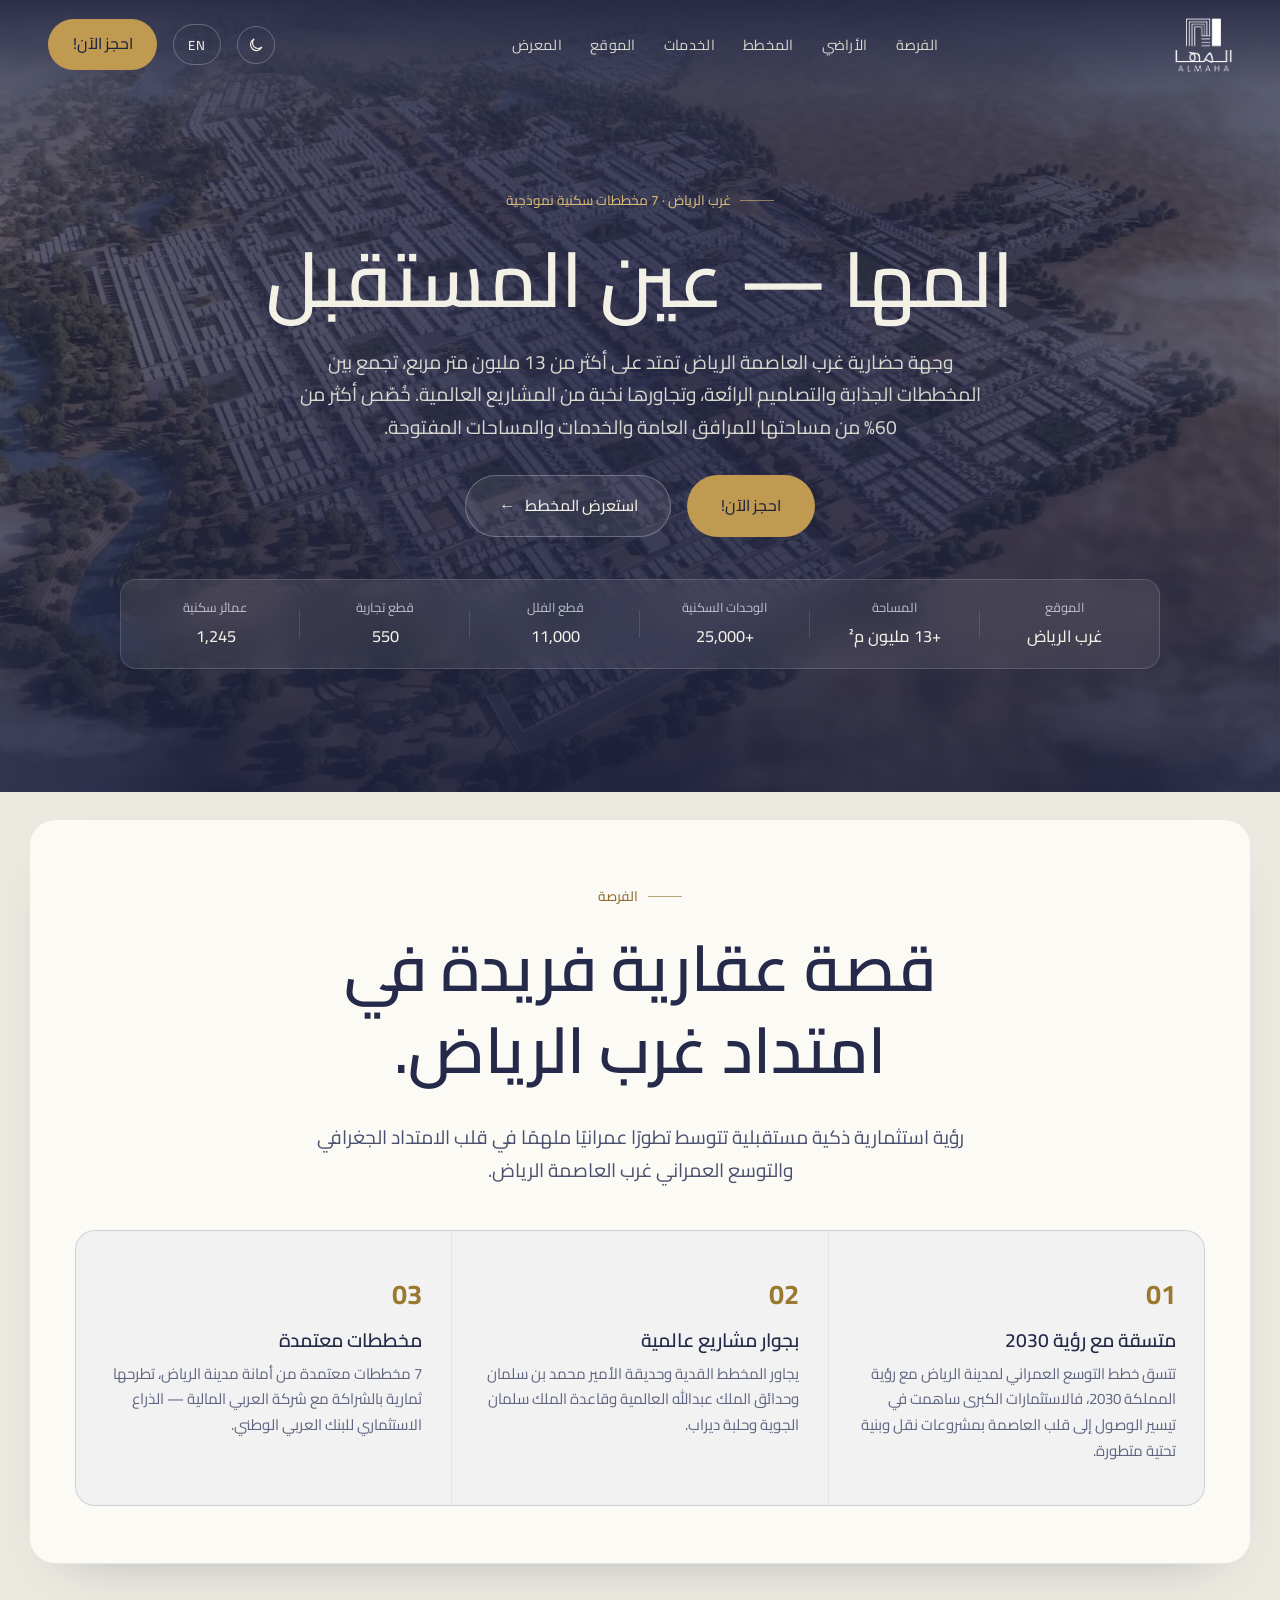
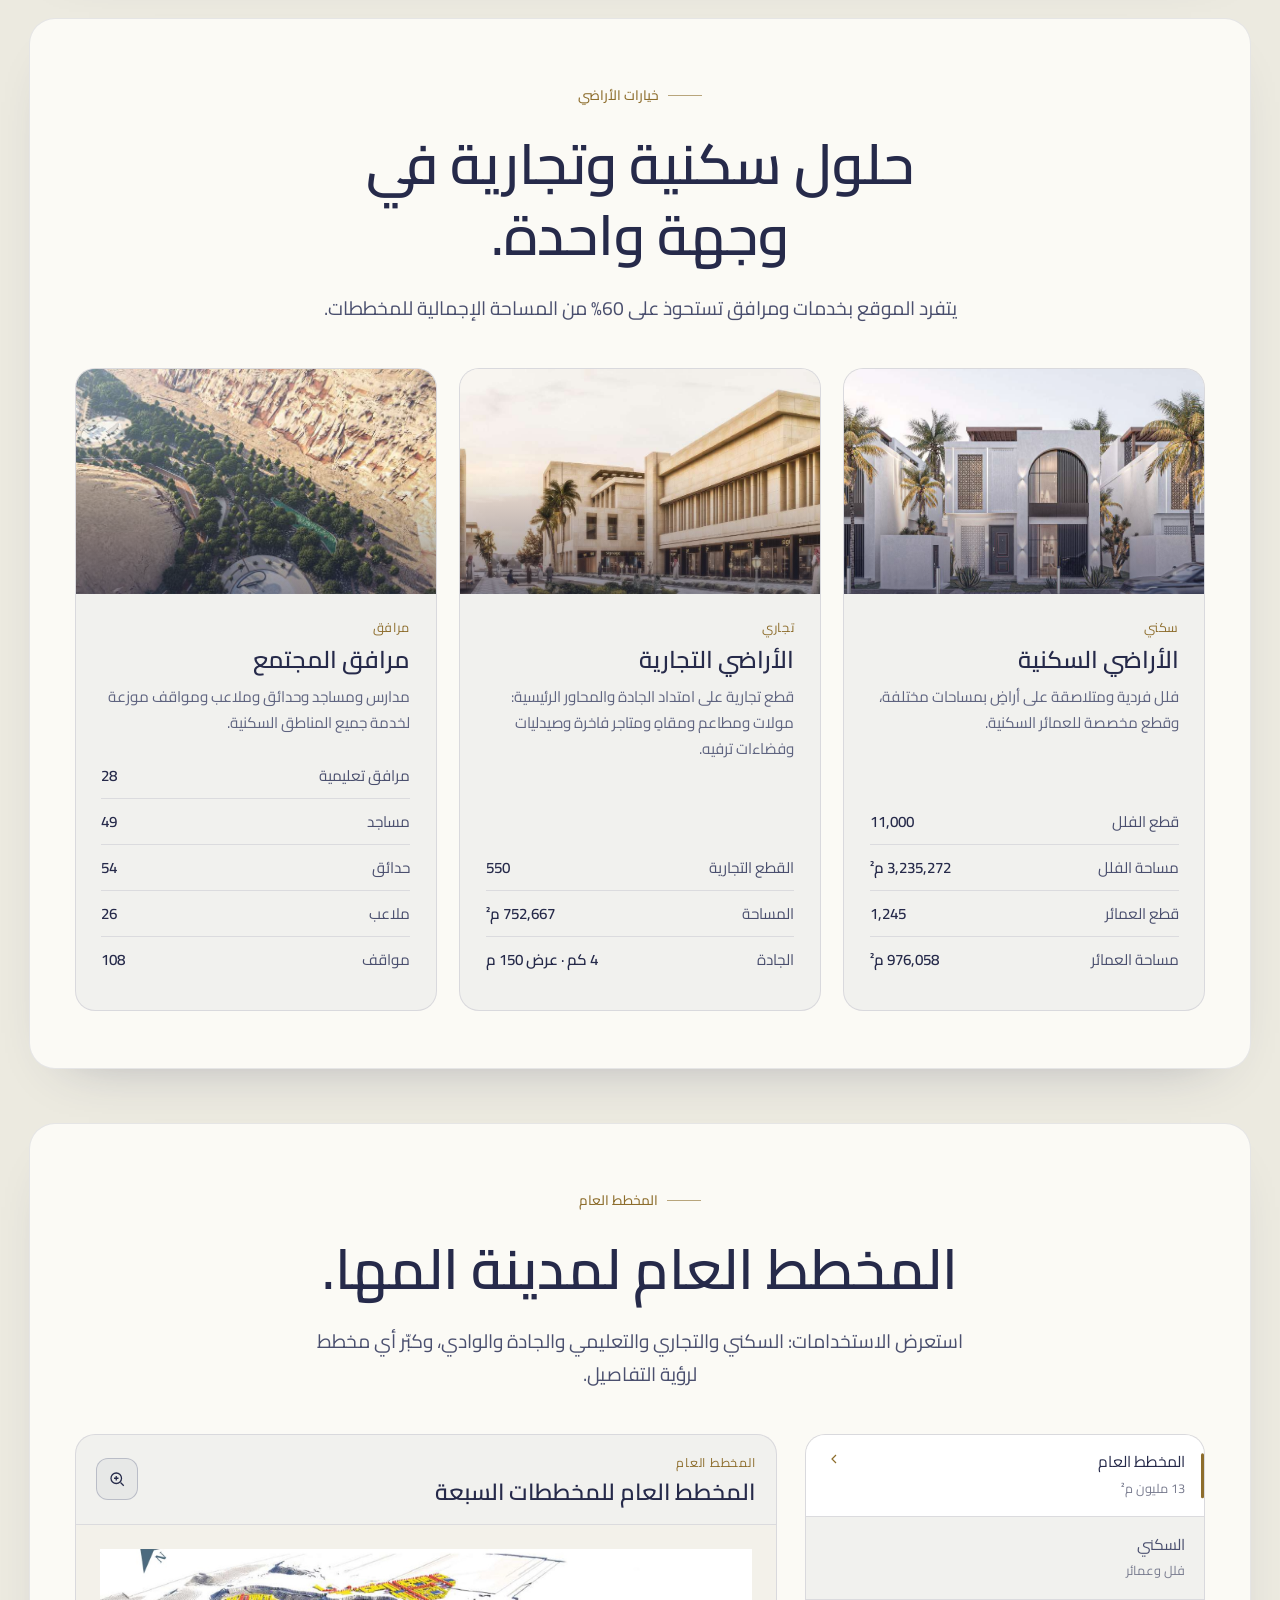
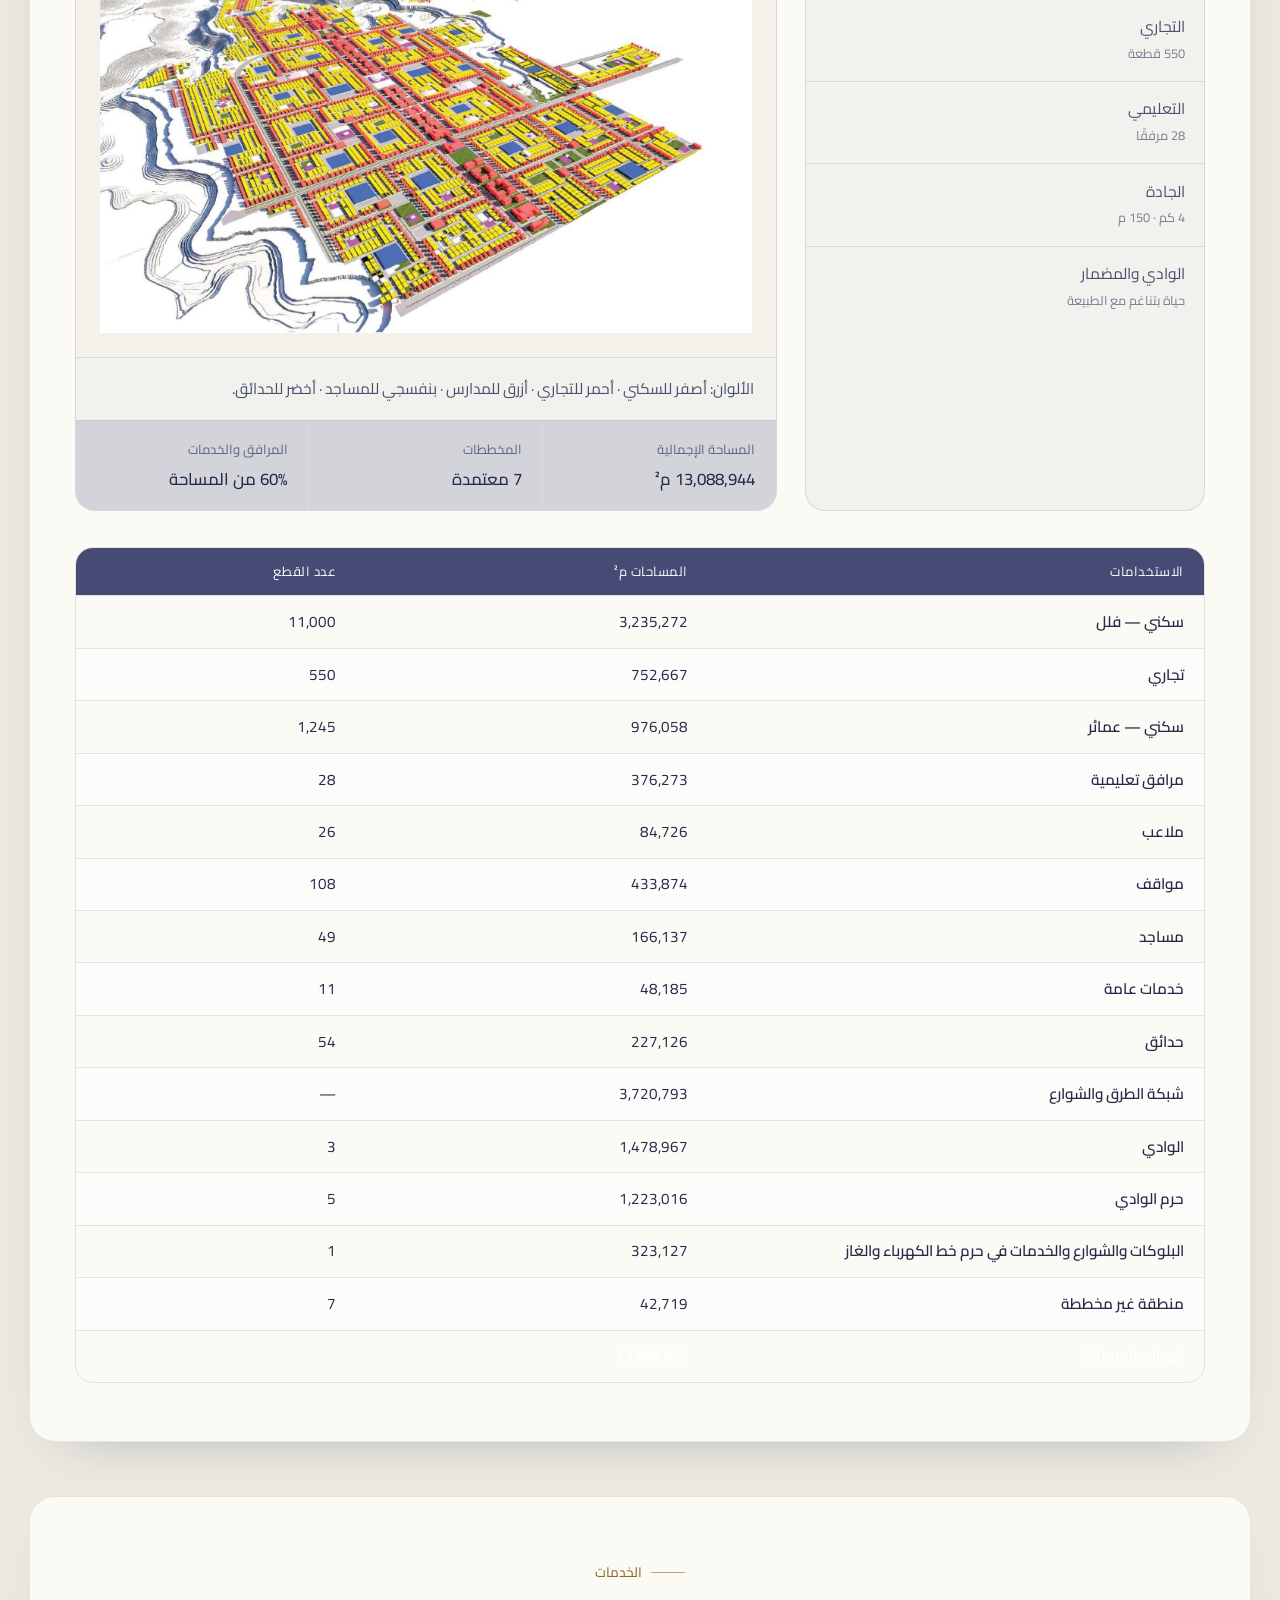
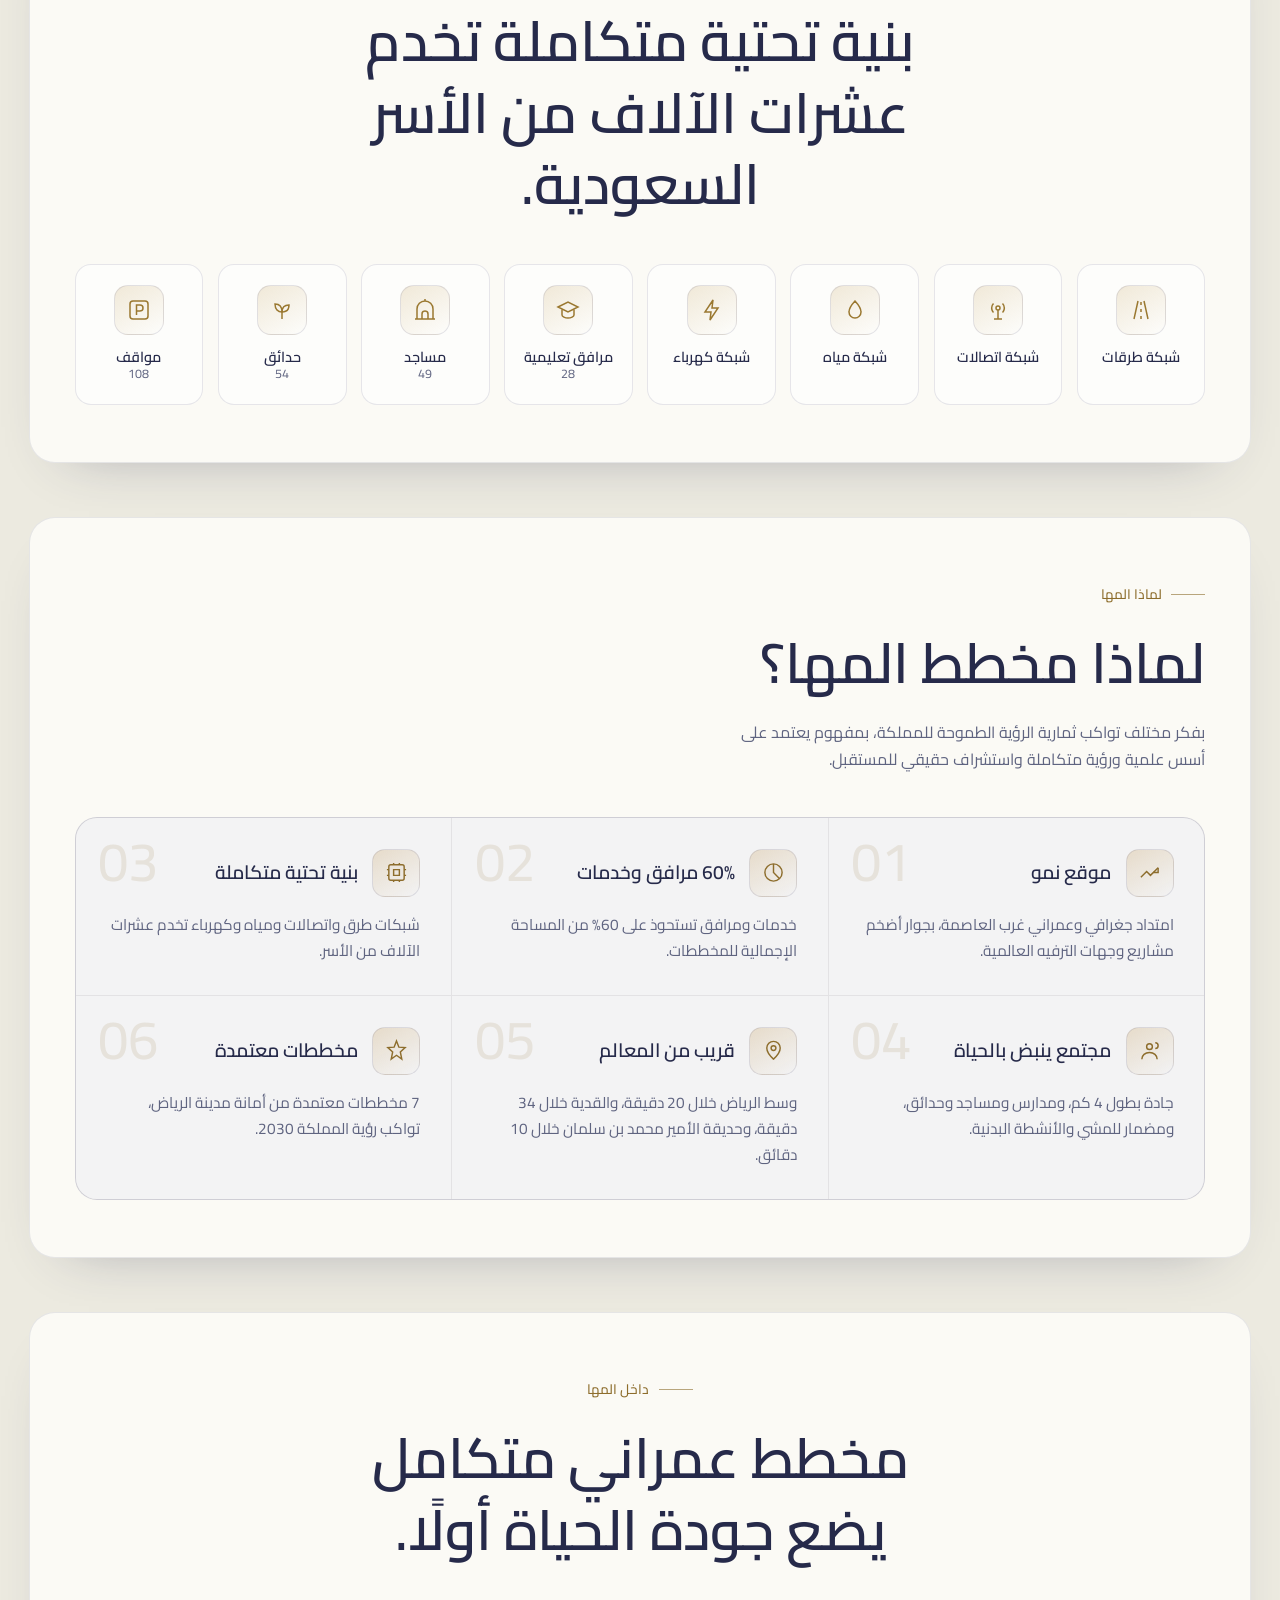
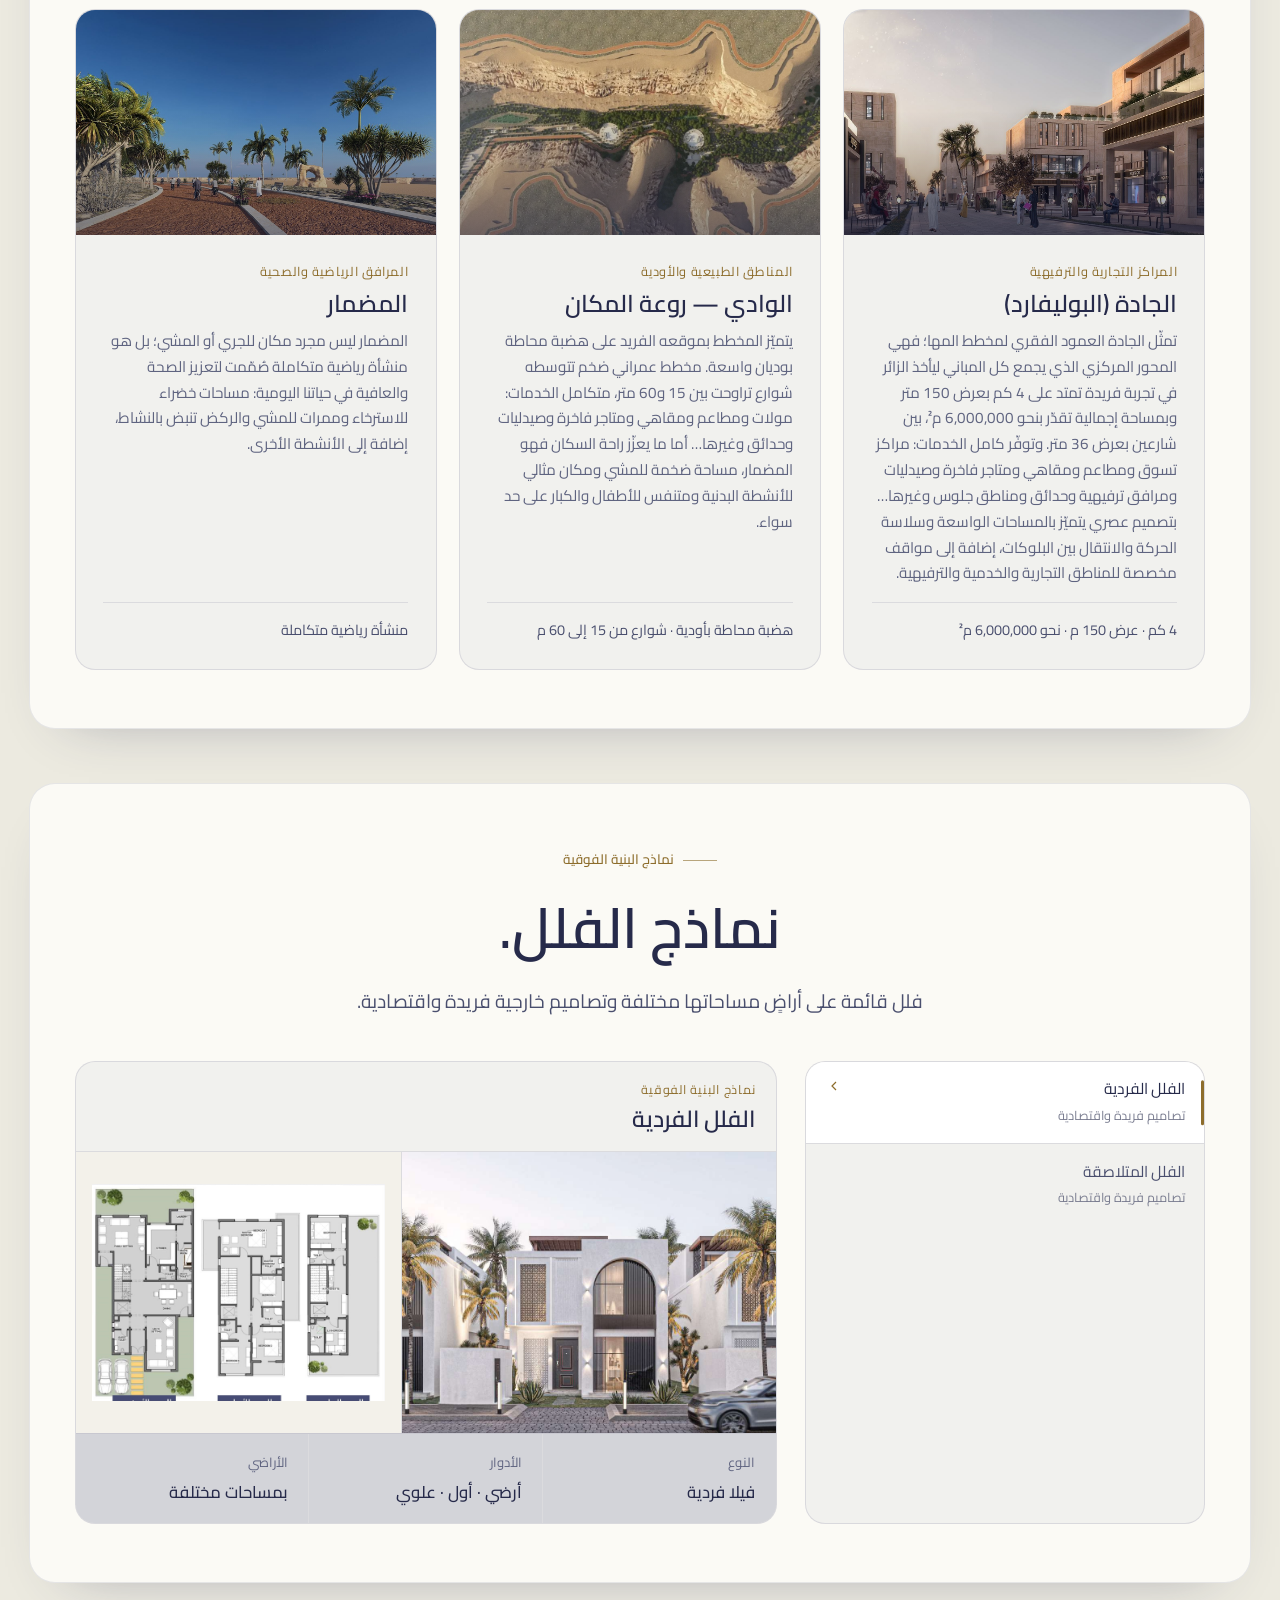
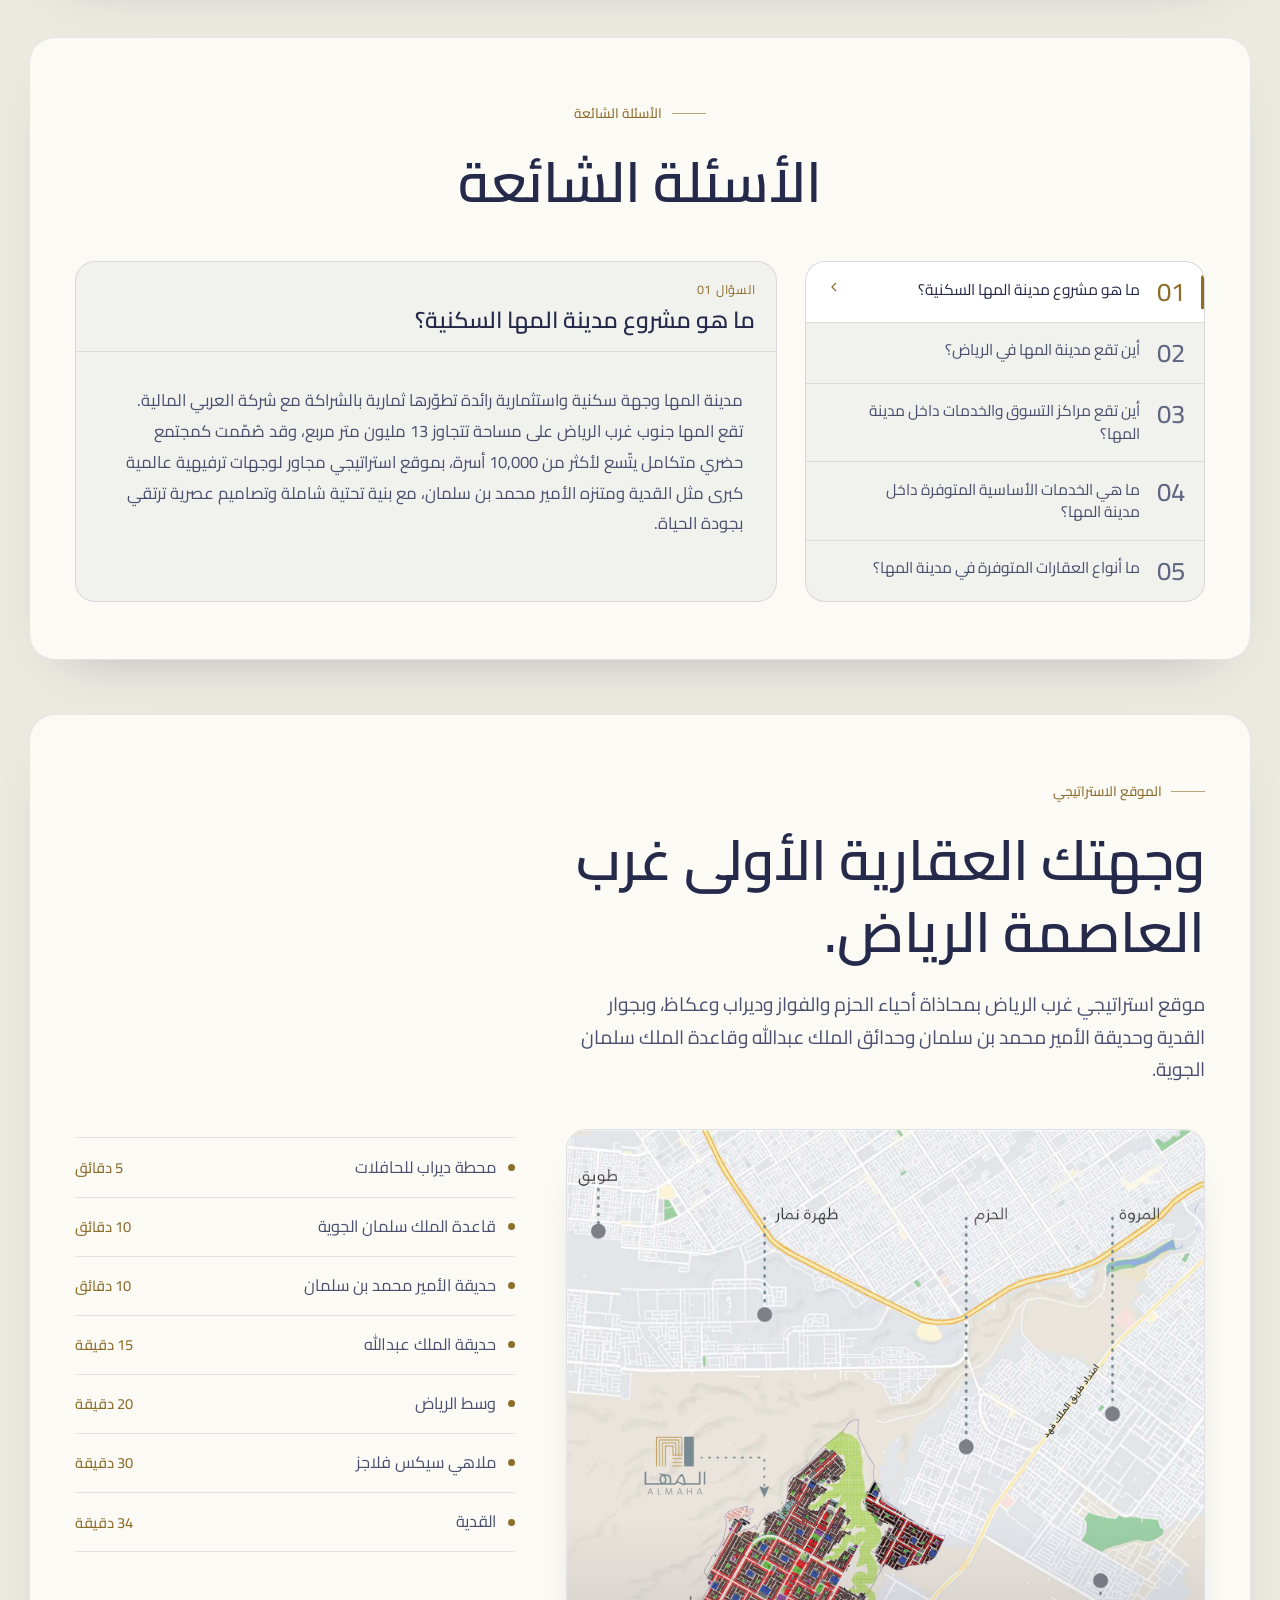
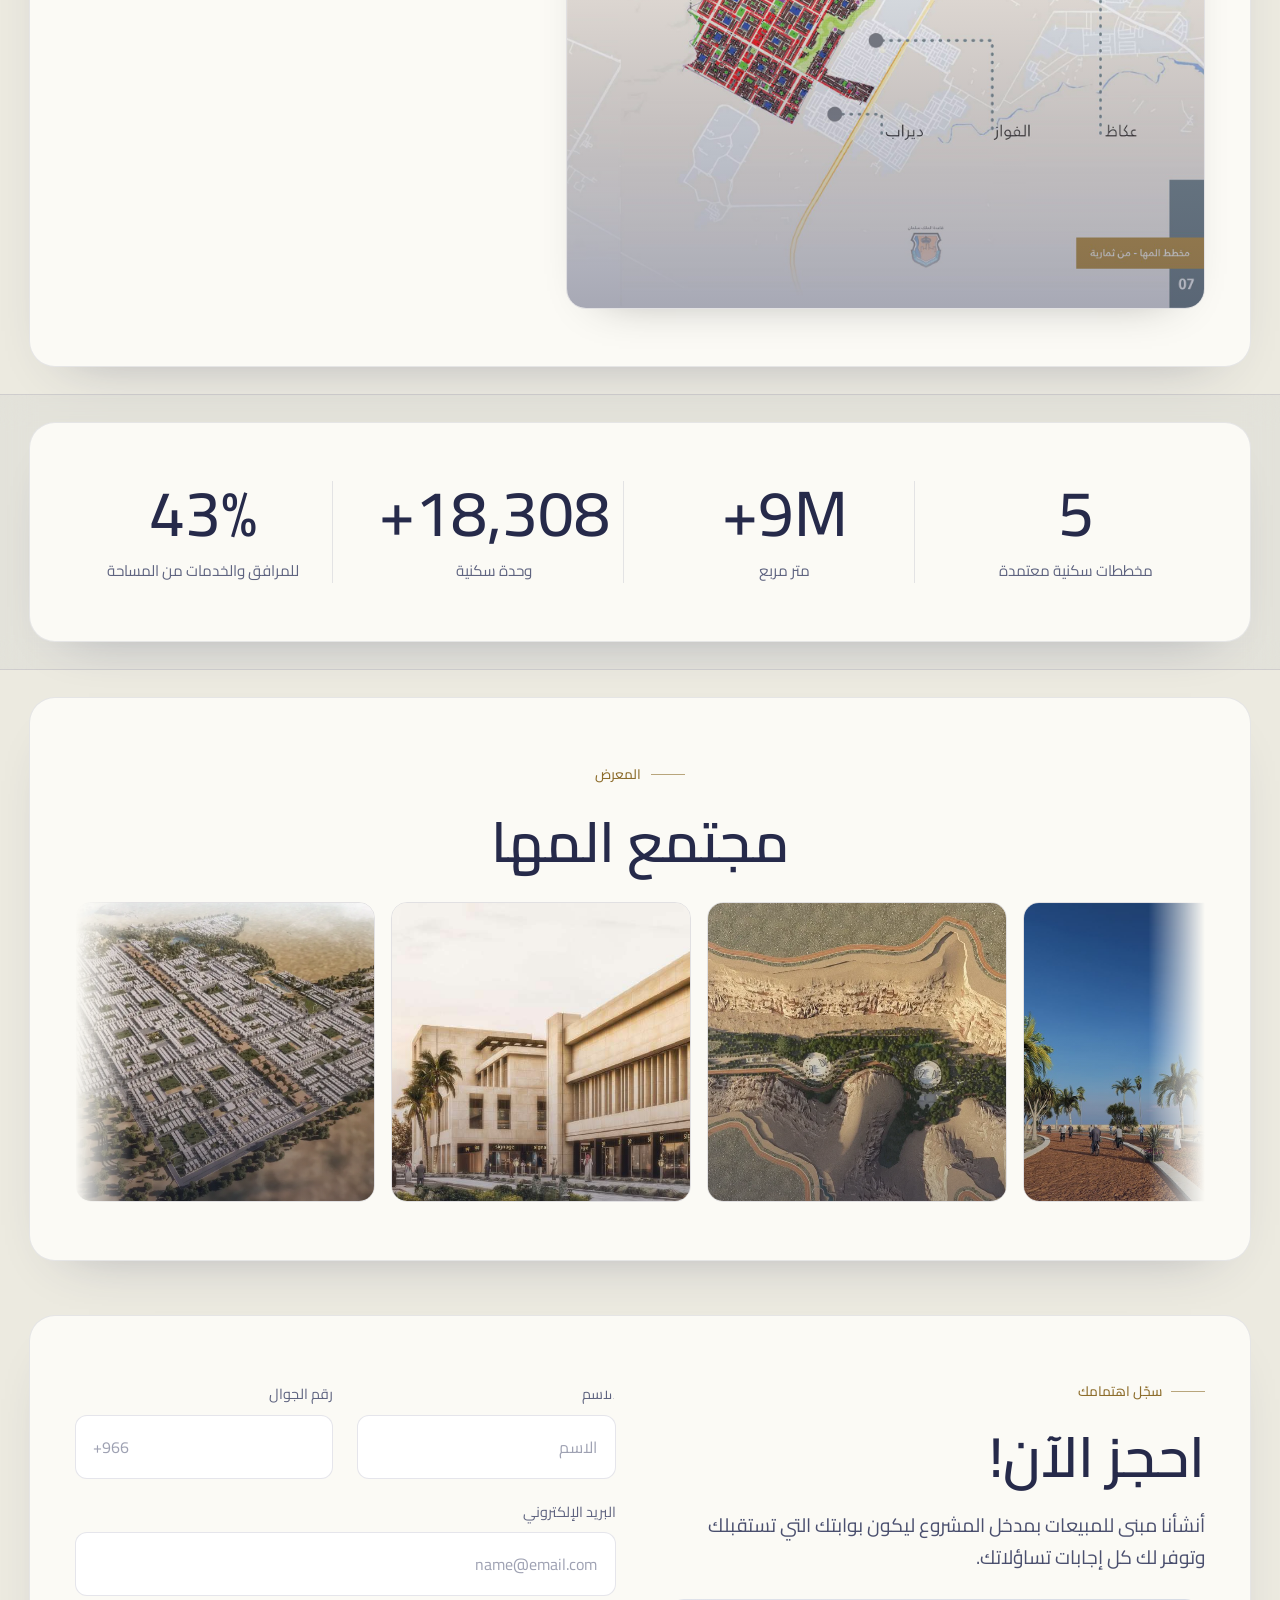
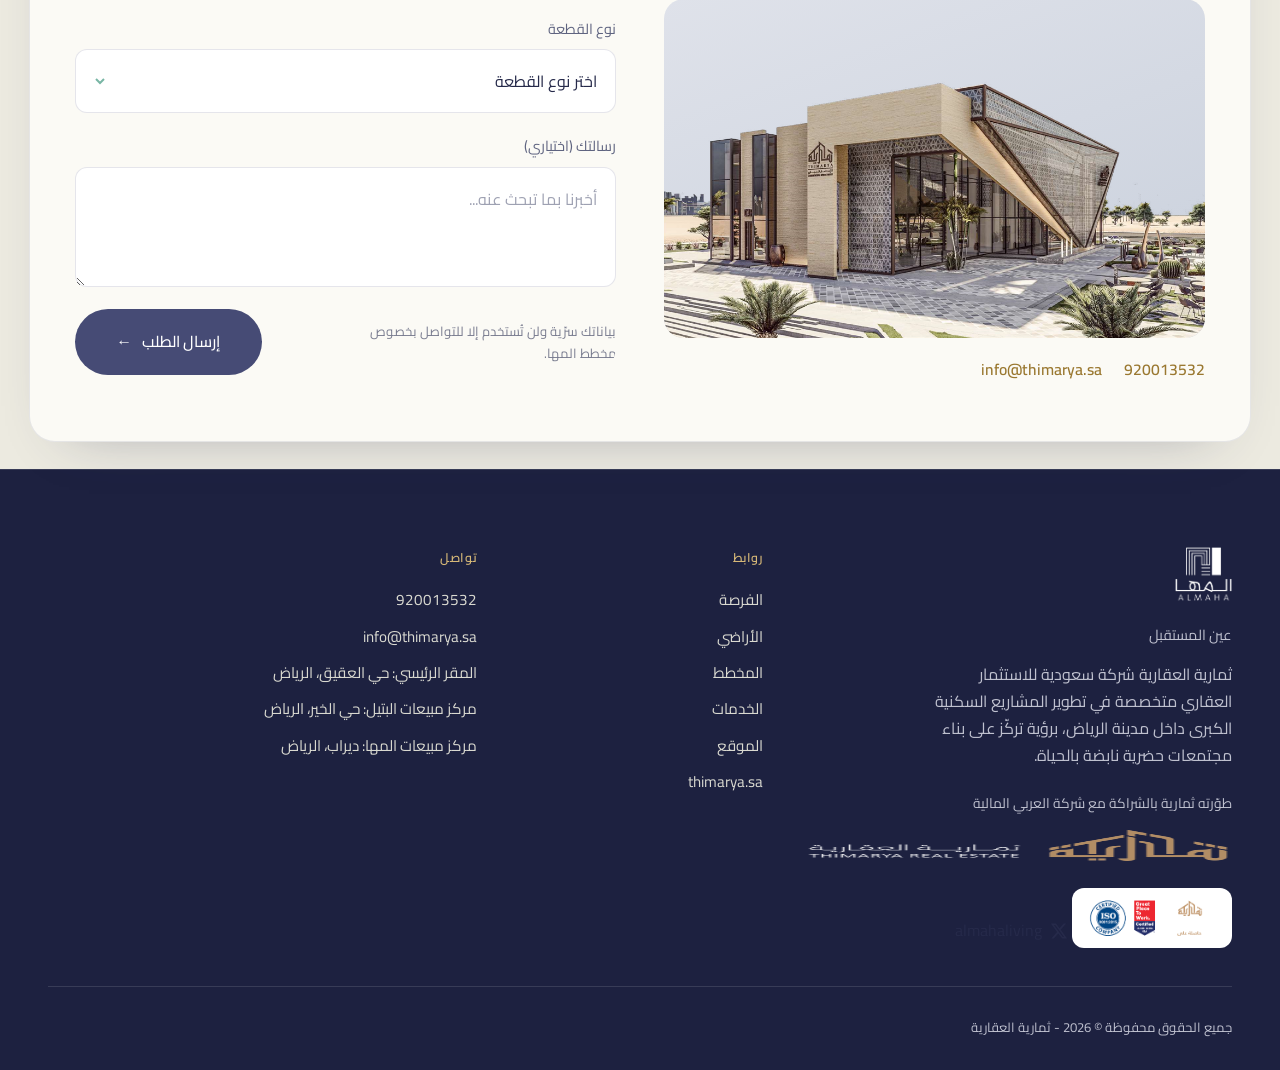
<file: index.html>
<!DOCTYPE html>
<html lang="ar" dir="rtl" data-theme="light">
<head>
<meta charset="UTF-8" />
<meta name="viewport" content="width=device-width, initial-scale=1.0" />
<title>مخطط المها · غرب الرياض | ثمارية</title>
<meta name="description" content="مخطط المها من ثمارية — سبعة مخططات سكنية نموذجية غرب الرياض على أكثر من 13 مليون م². Al Maha by Thimarya — seven model residential plans in west Riyadh across 13 million m²." />
<link rel="icon" href="assets/al-maha.webp" />
<link rel="preconnect" href="https://fonts.googleapis.com" />
<link rel="preconnect" href="https://fonts.gstatic.com" crossorigin />
<link href="https://fonts.googleapis.com/css2?family=Cairo:wght@300;400;500;600;700;800&display=swap" rel="stylesheet" />
<link rel="stylesheet" href="style.css" />
</head>
<body class="lang-ar lock">

<!-- ============ LOADER ============ -->
<div id="loader">
  <div class="loader-inner">
    <img src="assets/almaha-logo-white.png" alt="المها" />
    <div class="loader-bar"><i></i></div>
    <div class="loader-tag" data-ar="عين المستقبل" data-en="The Eye of the Future">عين المستقبل</div>
  </div>
</div>

<!-- ============ HEADER ============ -->
<header id="header">
  <div class="wrap nav">
    <a href="#top" class="nav-logo"><img src="assets/almaha-logo-white.png" alt="مخطط المها" /></a>
    <nav>
      <ul class="nav-links">
        <li><a href="#concept" data-ar="الفرصة" data-en="Opportunity">الفرصة</a></li>
        <li><a href="#lands" data-ar="الأراضي" data-en="Lands">الأراضي</a></li>
        <li><a href="#masterplan" data-ar="المخطط" data-en="Master Plan">المخطط</a></li>
        <li><a href="#services" data-ar="الخدمات" data-en="Services">الخدمات</a></li>
        <li><a href="#location" data-ar="الموقع" data-en="Location">الموقع</a></li>
        <li><a href="#gallery" data-ar="المعرض" data-en="Gallery">المعرض</a></li>
      </ul>
    </nav>
    <div class="nav-right">
      <button class="lang-toggle theme-toggle" id="themeBtn" aria-label="Toggle light/dark theme">
        <svg class="ic-sun" viewBox="0 0 24 24" fill="none" stroke="currentColor" stroke-width="1.6"><circle cx="12" cy="12" r="4.2"/><path d="M12 2v2.2M12 19.8V22M4.2 4.2l1.6 1.6M18.2 18.2l1.6 1.6M2 12h2.2M19.8 12H22M4.2 19.8l1.6-1.6M18.2 5.8l1.6-1.6"/></svg>
        <svg class="ic-moon" viewBox="0 0 24 24" fill="none" stroke="currentColor" stroke-width="1.6"><path d="M20 14.5A8 8 0 1 1 9.5 4a6.3 6.3 0 0 0 10.5 10.5z"/></svg>
      </button>
      <button class="lang-toggle" id="langBtn" aria-label="Switch language"><span data-ar="EN" data-en="ع">EN</span></button>
      <a href="#contact" data-open-modal class="btn btn-primary nav-cta" data-ar="احجز الآن!" data-en="Book now!">احجز الآن!</a>
      <button class="burger" id="burger" aria-label="Menu"><span></span><span></span><span></span></button>
    </div>
  </div>
</header>

<div class="m-menu" id="mMenu">
  <a href="#concept" data-ar="الفرصة" data-en="Opportunity">الفرصة</a>
  <a href="#lands" data-ar="الأراضي" data-en="Lands">الأراضي</a>
  <a href="#masterplan" data-ar="المخطط" data-en="Master Plan">المخطط</a>
  <a href="#services" data-ar="الخدمات" data-en="Services">الخدمات</a>
  <a href="#location" data-ar="الموقع" data-en="Location">الموقع</a>
  <a href="#gallery" data-ar="المعرض" data-en="Gallery">المعرض</a>
  <a href="#contact" data-open-modal class="btn btn-primary" data-ar="احجز الآن!" data-en="Book now!">احجز الآن!</a>
</div>

<main id="top">

<!-- ============ HERO ============ -->
<section class="hero" id="hero">
  <div class="hero-bg"><img src="assets/almaha.webp" alt="مخطط المها — منظور جوي" /></div>
  <div class="wrap hero-inner">
    <span class="eyebrow" data-ar="غرب الرياض · 7 مخططات سكنية نموذجية" data-en="West Riyadh · 7 Model Residential Plots">غرب الرياض · 7 مخططات سكنية نموذجية</span>
    <h1 class="display" data-ar="المها — عين المستقبل" data-en="Al Maha — The Eye of the Future">المها — عين المستقبل</h1>
    <p class="lead" data-ar="وجهة حضارية غرب العاصمة الرياض تمتد على أكثر من 13 مليون متر مربع، تجمع بين المخططات الجذابة والتصاميم الرائعة، وتجاورها نخبة من المشاريع العالمية. خُصّص أكثر من 60% من مساحتها للمرافق العامة والخدمات والمساحات المفتوحة." data-en="The city of Al-Maha includes seven model residential developments in western Riyadh, covering an area of more than 13 million square meters, and has been developed according to an integrated urban plan that prioritizes quality of life and sustainability. More than 60% of the project's area has been allocated to public facilities, services, and open spaces.">وجهة حضارية غرب العاصمة الرياض تمتد على أكثر من 13 مليون متر مربع، تجمع بين المخططات الجذابة والتصاميم الرائعة، وتجاورها نخبة من المشاريع العالمية. خُصّص أكثر من 60% من مساحتها للمرافق العامة والخدمات والمساحات المفتوحة.</p>
    <div class="hero-ctas">
      <a href="#contact" data-open-modal class="btn btn-primary" data-ar="احجز الآن!" data-en="Book now!">احجز الآن!</a>
      <a href="#masterplan" class="btn btn-ghost"><span data-ar="استعرض المخطط" data-en="Explore the plan">استعرض المخطط</span> <span class="arr">→</span></a>
    </div>
    <div class="hero-specbar reveal">
      <div class="hsb"><span class="hsb-k" data-ar="الموقع" data-en="Location">الموقع</span><span class="hsb-v" data-ar="غرب الرياض" data-en="West Riyadh">غرب الرياض</span></div>
      <div class="hsb"><span class="hsb-k" data-ar="المساحة" data-en="Area">المساحة</span><span class="hsb-v" data-ar="+13 مليون م²" data-en="13M+ m²">+13 مليون م²</span></div>
      <div class="hsb"><span class="hsb-k" data-ar="الوحدات السكنية" data-en="Residential units">الوحدات السكنية</span><span class="hsb-v" data-ar="+25,000" data-en="25,000+">+25,000</span></div>
      <div class="hsb"><span class="hsb-k" data-ar="قطع الفلل" data-en="Villa plots">قطع الفلل</span><span class="hsb-v">11,000</span></div>
      <div class="hsb"><span class="hsb-k" data-ar="قطع تجارية" data-en="Commercial plots">قطع تجارية</span><span class="hsb-v">550</span></div>
      <div class="hsb"><span class="hsb-k" data-ar="عمائر سكنية" data-en="Apartment plots">عمائر سكنية</span><span class="hsb-v">1,245</span></div>
    </div>
  </div>
</section>

<!-- ============ OPPORTUNITY ============ -->
<section class="concept" id="concept">
  <div class="wrap">
    <div class="sec-head reveal">
      <span class="eyebrow" data-ar="الفرصة" data-en="The Opportunity">الفرصة</span>
      <h2 class="h2" data-ar="قصة عقارية فريدة في امتداد غرب الرياض." data-en="A unique real-estate story west of Riyadh.">قصة عقارية فريدة في امتداد غرب الرياض.</h2>
      <p class="lead" data-ar="رؤية استثمارية ذكية مستقبلية تتوسط تطورًا عمرانيًا ملهمًا في قلب الامتداد الجغرافي والتوسع العمراني غرب العاصمة الرياض." data-en="A smart, forward-looking investment vision at the heart of inspiring urban development, in the geographic and urban expansion west of the capital, Riyadh.">رؤية استثمارية ذكية مستقبلية تتوسط تطورًا عمرانيًا ملهمًا في قلب الامتداد الجغرافي والتوسع العمراني غرب العاصمة الرياض.</p>
    </div>
    <div class="concept-motif reveal">
      <div class="cm"><div class="n">01</div><h3 data-ar="متسقة مع رؤية 2030" data-en="Aligned with Vision 2030">متسقة مع رؤية 2030</h3><p data-ar="تتسق خطط التوسع العمراني لمدينة الرياض مع رؤية المملكة 2030، فالاستثمارات الكبرى ساهمت في تيسير الوصول إلى قلب العاصمة بمشروعات نقل وبنية تحتية متطورة." data-en="Riyadh's urban expansion plans align with Saudi Vision 2030; major investments have eased access to the heart of the capital through advanced transport and infrastructure projects.">تتسق خطط التوسع العمراني لمدينة الرياض مع رؤية المملكة 2030، فالاستثمارات الكبرى ساهمت في تيسير الوصول إلى قلب العاصمة بمشروعات نقل وبنية تحتية متطورة.</p></div>
      <div class="cm"><div class="n">02</div><h3 data-ar="بجوار مشاريع عالمية" data-en="Beside world-class projects">بجوار مشاريع عالمية</h3><p data-ar="يجاور المخطط القدية وحديقة الأمير محمد بن سلمان وحدائق الملك عبدالله العالمية وقاعدة الملك سلمان الجوية وحلبة ديراب." data-en="The plan sits beside Qiddiya, Prince Mohammed bin Salman Park, King Abdullah World Park, King Salman Air Base and the Dirab track.">يجاور المخطط القدية وحديقة الأمير محمد بن سلمان وحدائق الملك عبدالله العالمية وقاعدة الملك سلمان الجوية وحلبة ديراب.</p></div>
      <div class="cm"><div class="n">03</div><h3 data-ar="مخططات معتمدة" data-en="Approved plans">مخططات معتمدة</h3><p data-ar="7 مخططات معتمدة من أمانة مدينة الرياض، تطرحها ثمارية بالشراكة مع شركة العربي المالية — الذراع الاستثماري للبنك العربي الوطني." data-en="Seven plans approved by the Riyadh Municipality, offered by Thimarya in partnership with Al Arabi Financial Company — the investment arm of Arab National Bank.">7 مخططات معتمدة من أمانة مدينة الرياض، تطرحها ثمارية بالشراكة مع شركة العربي المالية — الذراع الاستثماري للبنك العربي الوطني.</p></div>
    </div>
  </div>
</section>

<!-- ============ LAND OPTIONS ============ -->
<section id="lands">
  <div class="wrap">
    <div class="sec-head reveal" style="text-align:center;margin-inline:auto">
      <span class="eyebrow" style="justify-content:center" data-ar="خيارات الأراضي" data-en="Land Options">خيارات الأراضي</span>
      <h2 class="h2" style="margin:1.3rem auto;max-width:22ch" data-ar="حلول سكنية وتجارية في وجهة واحدة." data-en="Residential and commercial plots in one destination.">حلول سكنية وتجارية في وجهة واحدة.</h2>
      <p class="lead" style="margin-inline:auto" data-ar="يتفرد الموقع بخدمات ومرافق تستحوذ على 60% من المساحة الإجمالية للمخططات." data-en="The site is distinguished by services and facilities occupying 60% of the total plan area.">يتفرد الموقع بخدمات ومرافق تستحوذ على 60% من المساحة الإجمالية للمخططات.</p>
    </div>
    <div class="land-grid">
      <article class="land-card reveal">
        <div class="offer-img"><img src="assets/brochure/villa-detached.jpg" alt="فلل المها" loading="lazy" decoding="async" /></div>
        <div class="offer-body">
          <span class="offer-kicker" data-ar="سكني" data-en="Residential">سكني</span>
          <h3 data-ar="الأراضي السكنية" data-en="Residential Plots">الأراضي السكنية</h3>
          <p data-ar="فلل فردية ومتلاصقة على أراضٍ بمساحات مختلفة، وقطع مخصصة للعمائر السكنية." data-en="Detached and attached villas on plots of varying sizes, plus plots for residential apartment buildings.">فلل فردية ومتلاصقة على أراضٍ بمساحات مختلفة، وقطع مخصصة للعمائر السكنية.</p>
          <ul>
            <li><span data-ar="قطع الفلل" data-en="Villa plots">قطع الفلل</span><b>11,000</b></li>
            <li><span data-ar="مساحة الفلل" data-en="Villa area">مساحة الفلل</span><b data-ar="3,235,272 م²" data-en="3,235,272 m²">3,235,272 م²</b></li>
            <li><span data-ar="قطع العمائر" data-en="Apartment plots">قطع العمائر</span><b>1,245</b></li>
            <li><span data-ar="مساحة العمائر" data-en="Apartment area">مساحة العمائر</span><b data-ar="976,058 م²" data-en="976,058 m²">976,058 م²</b></li>
          </ul>
        </div>
      </article>
      <article class="land-card reveal">
        <div class="offer-img"><img src="assets/brochure/jadah-street.jpg" alt="الجادة" loading="lazy" decoding="async" /></div>
        <div class="offer-body">
          <span class="offer-kicker" data-ar="تجاري" data-en="Commercial">تجاري</span>
          <h3 data-ar="الأراضي التجارية" data-en="Commercial Plots">الأراضي التجارية</h3>
          <p data-ar="قطع تجارية على امتداد الجادة والمحاور الرئيسية: مولات ومطاعم ومقاهٍ ومتاجر فاخرة وصيدليات وفضاءات ترفيه." data-en="Commercial plots along the boulevard and main axes: malls, restaurants, cafés, luxury stores, pharmacies and entertainment spaces.">قطع تجارية على امتداد الجادة والمحاور الرئيسية: مولات ومطاعم ومقاهٍ ومتاجر فاخرة وصيدليات وفضاءات ترفيه.</p>
          <ul>
            <li><span data-ar="القطع التجارية" data-en="Commercial plots">القطع التجارية</span><b>550</b></li>
            <li><span data-ar="المساحة" data-en="Area">المساحة</span><b data-ar="752,667 م²" data-en="752,667 m²">752,667 م²</b></li>
            <li><span data-ar="الجادة" data-en="Boulevard">الجادة</span><b data-ar="4 كم · عرض 150 م" data-en="4 km · 150 m wide">4 كم · عرض 150 م</b></li>
          </ul>
        </div>
      </article>
      <article class="land-card reveal">
        <div class="offer-img"><img src="assets/brochure/wadi-park.jpg" alt="مرافق المجتمع" loading="lazy" decoding="async" /></div>
        <div class="offer-body">
          <span class="offer-kicker" data-ar="مرافق" data-en="Community">مرافق</span>
          <h3 data-ar="مرافق المجتمع" data-en="Community Facilities">مرافق المجتمع</h3>
          <p data-ar="مدارس ومساجد وحدائق وملاعب ومواقف موزعة لخدمة جميع المناطق السكنية." data-en="Schools, mosques, gardens, playgrounds and parking distributed to serve all residential zones.">مدارس ومساجد وحدائق وملاعب ومواقف موزعة لخدمة جميع المناطق السكنية.</p>
          <ul>
            <li><span data-ar="مرافق تعليمية" data-en="Schools">مرافق تعليمية</span><b>28</b></li>
            <li><span data-ar="مساجد" data-en="Mosques">مساجد</span><b>49</b></li>
            <li><span data-ar="حدائق" data-en="Gardens">حدائق</span><b>54</b></li>
            <li><span data-ar="ملاعب" data-en="Playgrounds">ملاعب</span><b>26</b></li>
            <li><span data-ar="مواقف" data-en="Parking">مواقف</span><b>108</b></li>
          </ul>
        </div>
      </article>
    </div>
  </div>
</section>

<!-- ============ MASTER PLAN ============ -->
<section id="masterplan">
  <div class="wrap">
    <div class="sec-head reveal" style="text-align:center;margin-inline:auto">
      <span class="eyebrow" style="justify-content:center" data-ar="المخطط العام" data-en="Master Plan">المخطط العام</span>
      <h2 class="h2" style="margin:1.3rem auto;max-width:22ch" data-ar="المخطط العام لمدينة المها." data-en="The Al Maha master plan.">المخطط العام لمدينة المها.</h2>
      <p class="lead" style="margin-inline:auto" data-ar="استعرض الاستخدامات: السكني والتجاري والتعليمي والجادة والوادي، وكبّر أي مخطط لرؤية التفاصيل." data-en="Browse the land uses — residential, commercial, education, the boulevard and the wadi — and zoom any plan to see the detail.">استعرض الاستخدامات: السكني والتجاري والتعليمي والجادة والوادي، وكبّر أي مخطط لرؤية التفاصيل.</p>
    </div>
    <div class="fp-explorer reveal">
      <div class="fp-rail" id="planTabs"></div>
      <div class="fp-stage">
        <div class="fp-stagehead">
          <div class="fp-title">
            <span class="fp-kicker" id="fpKicker"></span>
            <h3 class="fp-name" id="fpName"></h3>
          </div>
          <button class="fp-zoom" id="planZoom" type="button" aria-label="Zoom plan"><svg viewBox="0 0 24 24" fill="none" stroke="currentColor" stroke-width="1.7"><circle cx="11" cy="11" r="7"/><path d="M21 21l-4.3-4.3M11 8v6M8 11h6"/></svg></button>
        </div>
        <div class="plan-viewer" id="planViewer"><img id="planImg" src="assets/brochure/masterplan-3d.jpg" alt="" /></div>
        <div class="plan-desc" id="planDesc"></div>
        <div class="fp-specs">
          <div class="fp-spec"><span class="fp-spec-k" id="specK1"></span><span class="fp-spec-v" id="specV1"></span></div>
          <div class="fp-spec"><span class="fp-spec-k" id="specK2"></span><span class="fp-spec-v" id="specV2"></span></div>
          <div class="fp-spec"><span class="fp-spec-k" id="specK3"></span><span class="fp-spec-v" id="specV3"></span></div>
        </div>
      </div>
    </div>
    <div class="lu reveal" id="luTable"></div>
  </div>
</section>

<!-- ============ SERVICES ============ -->
<section id="services" class="community">
  <div class="wrap">
    <div class="sec-head reveal" style="text-align:center;margin-inline:auto">
      <span class="eyebrow" style="justify-content:center" data-ar="الخدمات" data-en="Services">الخدمات</span>
      <h2 class="h2" style="margin:1.3rem auto;max-width:24ch" data-ar="بنية تحتية متكاملة تخدم عشرات الآلاف من الأسر السعودية." data-en="Integrated infrastructure serving tens of thousands of Saudi families.">بنية تحتية متكاملة تخدم عشرات الآلاف من الأسر السعودية.</h2>
    </div>
    <div class="svc-row">
      <div class="svc reveal"><span class="ic"><svg viewBox="0 0 24 24" fill="none" stroke="currentColor" stroke-width="1.5"><path d="M5 21L9 3M19 21L15 3M12 4v3M12 11v3M12 18v3"/></svg></span><span data-ar="شبكة طرقات" data-en="Road network">شبكة طرقات</span></div>
      <div class="svc reveal"><span class="ic"><svg viewBox="0 0 24 24" fill="none" stroke="currentColor" stroke-width="1.5"><path d="M12 12v9M8 21h8"/><circle cx="12" cy="10" r="2"/><path d="M7.5 5.5a6.4 6.4 0 000 9M16.5 5.5a6.4 6.4 0 010 9"/></svg></span><span data-ar="شبكة اتصالات" data-en="Telecom network">شبكة اتصالات</span></div>
      <div class="svc reveal"><span class="ic"><svg viewBox="0 0 24 24" fill="none" stroke="currentColor" stroke-width="1.5"><path d="M12 3s6 6.5 6 11a6 6 0 01-12 0c0-4.5 6-11 6-11z"/></svg></span><span data-ar="شبكة مياه" data-en="Water network">شبكة مياه</span></div>
      <div class="svc reveal"><span class="ic"><svg viewBox="0 0 24 24" fill="none" stroke="currentColor" stroke-width="1.5"><path d="M13 2L5 14h6l-1 8 8-12h-6z"/></svg></span><span data-ar="شبكة كهرباء" data-en="Electricity network">شبكة كهرباء</span></div>
      <div class="svc reveal"><span class="ic"><svg viewBox="0 0 24 24" fill="none" stroke="currentColor" stroke-width="1.5"><path d="M2 9l10-5 10 5-10 5z"/><path d="M6 11.5V17c0 1.5 3 3 6 3s6-1.5 6-3v-5.5"/></svg></span><span><span data-ar="مرافق تعليمية" data-en="Schools">مرافق تعليمية</span><small>28</small></span></div>
      <div class="svc reveal"><span class="ic"><svg viewBox="0 0 24 24" fill="none" stroke="currentColor" stroke-width="1.5"><path d="M4 21V11a8 8 0 0116 0v10M2 21h20M12 3V1M9 21v-5a3 3 0 016 0v5"/></svg></span><span><span data-ar="مساجد" data-en="Mosques">مساجد</span><small>49</small></span></div>
      <div class="svc reveal"><span class="ic"><svg viewBox="0 0 24 24" fill="none" stroke="currentColor" stroke-width="1.5"><path d="M12 21v-7"/><path d="M12 14c-4 0-7-3-7-8 5 0 7 3 7 8zM12 14c0-4 2-7 7-7 0 5-3 7-7 7z"/></svg></span><span><span data-ar="حدائق" data-en="Gardens">حدائق</span><small>54</small></span></div>
      <div class="svc reveal"><span class="ic"><svg viewBox="0 0 24 24" fill="none" stroke="currentColor" stroke-width="1.5"><rect x="3" y="3" width="18" height="18" rx="3"/><path d="M9.5 17V7h3.5a3 3 0 010 6H9.5"/></svg></span><span><span data-ar="مواقف" data-en="Parking">مواقف</span><small>108</small></span></div>
    </div>
  </div>
</section>

<!-- ============ WHY AL MAHA ============ -->
<section id="features">
  <div class="wrap">
    <div class="sec-head reveal">
      <span class="eyebrow" data-ar="لماذا المها" data-en="Why Al Maha">لماذا المها</span>
      <h2 class="h2" data-ar="لماذا مخطط المها؟" data-en="Why choose Al Maha?">لماذا مخطط المها؟</h2>
      <p class="feat2-sub" data-ar="بفكر مختلف تواكب ثمارية الرؤية الطموحة للمملكة، بمفهوم يعتمد على أسس علمية ورؤية متكاملة واستشراف حقيقي للمستقبل." data-en="With a different mindset, Thimarya keeps pace with the Kingdom's ambitious vision — a concept built on scientific foundations, an integrated view and genuine foresight.">بفكر مختلف تواكب ثمارية الرؤية الطموحة للمملكة، بمفهوم يعتمد على أسس علمية ورؤية متكاملة واستشراف حقيقي للمستقبل.</p>
    </div>
    <div class="feat-grid2">
      <article class="feat-cell reveal"><span class="feat-num">01</span>
        <div class="feat-top"><span class="ic"><svg viewBox="0 0 24 24" fill="none" stroke="currentColor" stroke-width="1.5"><path d="M3 17l6-6 4 4 8-8"/><path d="M21 7v5h-5"/></svg></span><h3 data-ar="موقع نمو" data-en="A growth location">موقع نمو</h3></div>
        <p data-ar="امتداد جغرافي وعمراني غرب العاصمة، بجوار أضخم مشاريع وجهات الترفيه العالمية." data-en="A geographic and urban extension west of the capital, beside the biggest global entertainment destinations.">امتداد جغرافي وعمراني غرب العاصمة، بجوار أضخم مشاريع وجهات الترفيه العالمية.</p></article>
      <article class="feat-cell reveal"><span class="feat-num">02</span>
        <div class="feat-top"><span class="ic"><svg viewBox="0 0 24 24" fill="none" stroke="currentColor" stroke-width="1.5"><circle cx="12" cy="12" r="9"/><path d="M12 3v9l6.4 6.4"/></svg></span><h3 data-ar="60% مرافق وخدمات" data-en="60% facilities & services">60% مرافق وخدمات</h3></div>
        <p data-ar="خدمات ومرافق تستحوذ على 60% من المساحة الإجمالية للمخططات." data-en="Services and facilities take 60% of the total plan area.">خدمات ومرافق تستحوذ على 60% من المساحة الإجمالية للمخططات.</p></article>
      <article class="feat-cell reveal"><span class="feat-num">03</span>
        <div class="feat-top"><span class="ic"><svg viewBox="0 0 24 24" fill="none" stroke="currentColor" stroke-width="1.5"><rect x="4" y="4" width="16" height="16" rx="2"/><path d="M9 9h6v6H9z"/><path d="M9 2v2M15 2v2M9 20v2M15 20v2M2 9h2M2 15h2M20 9h2M20 15h2"/></svg></span><h3 data-ar="بنية تحتية متكاملة" data-en="Integrated infrastructure">بنية تحتية متكاملة</h3></div>
        <p data-ar="شبكات طرق واتصالات ومياه وكهرباء تخدم عشرات الآلاف من الأسر." data-en="Road, telecom, water and electricity networks serving tens of thousands of families.">شبكات طرق واتصالات ومياه وكهرباء تخدم عشرات الآلاف من الأسر.</p></article>
      <article class="feat-cell reveal"><span class="feat-num">04</span>
        <div class="feat-top"><span class="ic"><svg viewBox="0 0 24 24" fill="none" stroke="currentColor" stroke-width="1.5"><circle cx="12" cy="8" r="3"/><path d="M4 21c0-4 3.5-7 8-7s8 3 8 7"/><path d="M18 4a3 3 0 010 6"/></svg></span><h3 data-ar="مجتمع ينبض بالحياة" data-en="A community full of life">مجتمع ينبض بالحياة</h3></div>
        <p data-ar="جادة بطول 4 كم، ومدارس ومساجد وحدائق، ومضمار للمشي والأنشطة البدنية." data-en="A 4 km boulevard, schools, mosques, gardens and a track for walking and physical activity.">جادة بطول 4 كم، ومدارس ومساجد وحدائق، ومضمار للمشي والأنشطة البدنية.</p></article>
      <article class="feat-cell reveal"><span class="feat-num">05</span>
        <div class="feat-top"><span class="ic"><svg viewBox="0 0 24 24" fill="none" stroke="currentColor" stroke-width="1.5"><path d="M12 21s7-6.2 7-11.5A7 7 0 005 9.5C5 14.8 12 21 12 21z"/><circle cx="12" cy="9.5" r="2.5"/></svg></span><h3 data-ar="قريب من المعالم" data-en="Close to landmarks">قريب من المعالم</h3></div>
        <p data-ar="وسط الرياض خلال 20 دقيقة، والقدية خلال 34 دقيقة، وحديقة الأمير محمد بن سلمان خلال 10 دقائق." data-en="Downtown Riyadh in 20 minutes, Qiddiya in 34 minutes and Prince Mohammed bin Salman Park in 10.">وسط الرياض خلال 20 دقيقة، والقدية خلال 34 دقيقة، وحديقة الأمير محمد بن سلمان خلال 10 دقائق.</p></article>
      <article class="feat-cell reveal"><span class="feat-num">06</span>
        <div class="feat-top"><span class="ic"><svg viewBox="0 0 24 24" fill="none" stroke="currentColor" stroke-width="1.5"><path d="M12 2l2.5 6.5L21 9l-5 4.5L17.5 21 12 17l-5.5 4L8 13.5 3 9l6.5-.5z"/></svg></span><h3 data-ar="مخططات معتمدة" data-en="Approved plans">مخططات معتمدة</h3></div>
        <p data-ar="7 مخططات معتمدة من أمانة مدينة الرياض، تواكب رؤية المملكة 2030." data-en="Seven plans approved by the Riyadh Municipality, in step with Saudi Vision 2030.">7 مخططات معتمدة من أمانة مدينة الرياض، تواكب رؤية المملكة 2030.</p></article>
    </div>
  </div>
</section>

<!-- ============ HIGHLIGHTS ============ -->
<section id="offerings">
  <div class="wrap">
    <div class="sec-head reveal" style="text-align:center;margin-inline:auto">
      <span class="eyebrow" style="justify-content:center" data-ar="داخل المها" data-en="Inside Al Maha">داخل المها</span>
      <h2 class="h2" style="margin:1.3rem auto;max-width:22ch" data-ar="مخطط عمراني متكامل يضع جودة الحياة أولًا." data-en="An integrated urban plan built around quality of life.">مخطط عمراني متكامل يضع جودة الحياة أولًا.</h2>
    </div>
    <div class="offer-grid">
      <article class="offer-card reveal">
        <div class="offer-img"><img src="assets/9-min-1.jpg" alt="الجادة" loading="lazy" decoding="async" /></div>
        <div class="offer-body">
          <span class="offer-kicker" data-ar="المراكز التجارية والترفيهية" data-en="Commercial and Entertainment Malls">المراكز التجارية والترفيهية</span>
          <h3 data-ar="الجادة (البوليفارد)" data-en="Main Avenue">الجادة (البوليفارد)</h3>
          <p data-ar="تمثّل الجادة العمود الفقري لمخطط المها؛ فهي المحور المركزي الذي يجمع كل المباني ليأخذ الزائر في تجربة فريدة تمتد على 4 كم بعرض 150 متر وبمساحة إجمالية تقدّر بنحو 6,000,000 م²، بين شارعين بعرض 36 متر. وتوفّر كامل الخدمات: مراكز تسوق ومطاعم ومقاهي ومتاجر فاخرة وصيدليات ومرافق ترفيهية وحدائق ومناطق جلوس وغيرها… بتصميم عصري يتميّز بالمساحات الواسعة وسلاسة الحركة والانتقال بين البلوكات، إضافة إلى مواقف مخصصة للمناطق التجارية والخدمية والترفيهية." data-en="The boulevard serves as the backbone of the Al Maha master plan; it is the central axis of the project that brings together all the structures to take visitors on a one-of-a-kind experience stretching over 4km and with a width of 150 meters in width and a total area estimated at approximately 6,000,000 square meters. It is situated between two 36-meter-wide streets and offers a full range of services: malls, restaurants, cafes, luxury stores, pharmacies, entertainment venues, parks, seating areas, and more… All are designed in a modern style featuring vast spaces, fluid movement, and seamless navigation between the blocks, in addition to dedicated parking for commercial, service, and entertainment areas.">تمثّل الجادة العمود الفقري لمخطط المها؛ فهي المحور المركزي الذي يجمع كل المباني ليأخذ الزائر في تجربة فريدة تمتد على 4 كم بعرض 150 متر وبمساحة إجمالية تقدّر بنحو 6,000,000 م²، بين شارعين بعرض 36 متر. وتوفّر كامل الخدمات: مراكز تسوق ومطاعم ومقاهي ومتاجر فاخرة وصيدليات ومرافق ترفيهية وحدائق ومناطق جلوس وغيرها… بتصميم عصري يتميّز بالمساحات الواسعة وسلاسة الحركة والانتقال بين البلوكات، إضافة إلى مواقف مخصصة للمناطق التجارية والخدمية والترفيهية.</p>
          <div class="offer-meta" data-ar="4 كم · عرض 150 م · نحو 6,000,000 م²" data-en="4 km · 150 m wide · ~6,000,000 m²">4 كم · عرض 150 م · نحو 6,000,000 م²</div>
        </div>
      </article>
      <article class="offer-card reveal">
        <div class="offer-img"><img src="assets/6-min-1024x592.webp" alt="الوادي" loading="lazy" decoding="async" /></div>
        <div class="offer-body">
          <span class="offer-kicker" data-ar="المناطق الطبيعية والأودية" data-en="Natural Areas and Valleys">المناطق الطبيعية والأودية</span>
          <h3 data-ar="الوادي — روعة المكان" data-en="Wadi al-Maha">الوادي — روعة المكان</h3>
          <p data-ar="يتميّز المخطط بموقعه الفريد على هضبة محاطة بوديان واسعة. مخطط عمراني ضخم تتوسطه شوارع تراوحت بين 15 و60 متر، متكامل الخدمات: مولات ومطاعم ومقاهي ومتاجر فاخرة وصيدليات وحدائق وغيرها… أما ما يعزّز راحة السكان فهو المضمار، مساحة ضخمة للمشي ومكان مثالي للأنشطة البدنية ومتنفس للأطفال والكبار على حد سواء." data-en="The development is distinguished by its unique location on a plateau surrounded by wide valleys. A massive urban development is centered around streets ranging from 15 to 60 meters, with a full range of services: malls, restaurants, cafes, luxury stores, pharmacies, parks, and more… What further enhances residents' comfort is the track, a vast space for walking and an ideal place for physical activities, serving as a recreational area for children and adults alike.">يتميّز المخطط بموقعه الفريد على هضبة محاطة بوديان واسعة. مخطط عمراني ضخم تتوسطه شوارع تراوحت بين 15 و60 متر، متكامل الخدمات: مولات ومطاعم ومقاهي ومتاجر فاخرة وصيدليات وحدائق وغيرها… أما ما يعزّز راحة السكان فهو المضمار، مساحة ضخمة للمشي ومكان مثالي للأنشطة البدنية ومتنفس للأطفال والكبار على حد سواء.</p>
          <div class="offer-meta" data-ar="هضبة محاطة بأودية · شوارع من 15 إلى 60 م" data-en="Plateau with wide valleys · streets 15–60 m">هضبة محاطة بأودية · شوارع من 15 إلى 60 م</div>
        </div>
      </article>
      <article class="offer-card reveal">
        <div class="offer-img"><img src="assets/7-min-1.jpg" alt="المضمار" loading="lazy" decoding="async" /></div>
        <div class="offer-body">
          <span class="offer-kicker" data-ar="المرافق الرياضية والصحية" data-en="Sports and Wellness Facilities">المرافق الرياضية والصحية</span>
          <h3 data-ar="المضمار" data-en="The Track">المضمار</h3>
          <p data-ar="المضمار ليس مجرد مكان للجري أو المشي؛ بل هو منشأة رياضية متكاملة صُمّمت لتعزيز الصحة والعافية في حياتنا اليومية: مساحات خضراء للاسترخاء وممرات للمشي والركض تنبض بالنشاط، إضافة إلى الأنشطة الأخرى." data-en="The track is more than just a place to run or walk; it is a comprehensive sports facility designed to promote health and well-being in our daily lives. In today's fast-paced world, where physical activity is becoming increasingly important, having such a vital facility is essential for encouraging people to adopt healthier lifestyles.">المضمار ليس مجرد مكان للجري أو المشي؛ بل هو منشأة رياضية متكاملة صُمّمت لتعزيز الصحة والعافية في حياتنا اليومية: مساحات خضراء للاسترخاء وممرات للمشي والركض تنبض بالنشاط، إضافة إلى الأنشطة الأخرى.</p>
          <div class="offer-meta" data-ar="منشأة رياضية متكاملة" data-en="A comprehensive sports facility">منشأة رياضية متكاملة</div>
        </div>
      </article>
    </div>
  </div>
</section>

<!-- ============ VILLA MODELS ============ -->
<section id="villas">
  <div class="wrap">
    <div class="sec-head reveal" style="text-align:center;margin-inline:auto">
      <span class="eyebrow" style="justify-content:center" data-ar="نماذج البنية الفوقية" data-en="Sample Homes">نماذج البنية الفوقية</span>
      <h2 class="h2" style="margin:1.3rem auto;max-width:22ch" data-ar="نماذج الفلل." data-en="Villa models.">نماذج الفلل.</h2>
      <p class="lead" style="margin-inline:auto" data-ar="فلل قائمة على أراضٍ مساحاتها مختلفة وتصاميم خارجية فريدة واقتصادية." data-en="Villas on plots of different sizes, with unique and economical exterior designs.">فلل قائمة على أراضٍ مساحاتها مختلفة وتصاميم خارجية فريدة واقتصادية.</p>
    </div>
    <div class="fp-explorer reveal">
      <div class="fp-rail" id="villaTabs"></div>
      <div class="fp-stage">
        <div class="fp-stagehead">
          <div class="fp-title">
            <span class="fp-kicker" id="vmKicker"></span>
            <h3 class="fp-name" id="vmName"></h3>
          </div>
        </div>
        <div class="vm-media" id="vmMedia"></div>
        <div class="fp-specs" id="vmSpecs"></div>
      </div>
    </div>
  </div>
</section>

<!-- ============ FAQ ============ -->
<section id="faq">
  <div class="wrap">
    <div class="sec-head reveal" style="text-align:center;margin-inline:auto">
      <span class="eyebrow" style="justify-content:center" data-ar="الأسئلة الشائعة" data-en="FAQ">الأسئلة الشائعة</span>
      <h2 class="h2" style="margin:1.3rem auto;max-width:22ch" data-ar="الأسئلة الشائعة" data-en="Frequently asked questions (FAQ)">الأسئلة الشائعة</h2>
    </div>
    <div class="fp-explorer reveal">
      <div class="fp-rail" id="faqTabs"></div>
      <div class="fp-stage">
        <div class="fp-stagehead">
          <div class="fp-title">
            <span class="fp-kicker" id="faqKicker"></span>
            <h3 class="fp-name" id="faqName"></h3>
          </div>
        </div>
        <div class="faq-body" id="faqBody"></div>
      </div>
    </div>
  </div>
</section>

<!-- ============ LOCATION ============ -->
<section id="location">
  <div class="wrap">
    <div class="sec-head reveal">
      <span class="eyebrow" data-ar="الموقع الاستراتيجي" data-en="Strategic Location">الموقع الاستراتيجي</span>
      <h2 class="h2" data-ar="وجهتك العقارية الأولى غرب العاصمة الرياض." data-en="Your Premier Real Estate Destination West of the Capital, Riyadh">وجهتك العقارية الأولى غرب العاصمة الرياض.</h2>
      <p class="lead" data-ar="موقع استراتيجي غرب الرياض بمحاذاة أحياء الحزم والفواز وديراب وعكاظ، وبجوار القدية وحديقة الأمير محمد بن سلمان وحدائق الملك عبدالله وقاعدة الملك سلمان الجوية." data-en="A strategic location west of Riyadh, bordering the Al Hazm, Al Fawaz, Dirab and Okaz districts, beside Qiddiya, Prince Mohammed bin Salman Park, King Abdullah Parks and King Salman Air Base.">موقع استراتيجي غرب الرياض بمحاذاة أحياء الحزم والفواز وديراب وعكاظ، وبجوار القدية وحديقة الأمير محمد بن سلمان وحدائق الملك عبدالله وقاعدة الملك سلمان الجوية.</p>
    </div>
    <div class="loc-grid">
      <div class="loc-map reveal"><img src="assets/brochure/location-map.jpg" alt="موقع مخطط المها غرب الرياض" loading="lazy" decoding="async" /></div>
      <ul class="lm-list reveal">
        <li><span class="lm-name"><span class="dot"></span><span data-ar="محطة ديراب للحافلات" data-en="Dirab Bus Station">محطة ديراب للحافلات</span></span><span class="lm-time" data-ar="5 دقائق" data-en="5 min">5 دقائق</span></li>
        <li><span class="lm-name"><span class="dot"></span><span data-ar="قاعدة الملك سلمان الجوية" data-en="King Salman Air Base">قاعدة الملك سلمان الجوية</span></span><span class="lm-time" data-ar="10 دقائق" data-en="10 min">10 دقائق</span></li>
        <li><span class="lm-name"><span class="dot"></span><span data-ar="حديقة الأمير محمد بن سلمان" data-en="Prince Mohammed bin Salman Park">حديقة الأمير محمد بن سلمان</span></span><span class="lm-time" data-ar="10 دقائق" data-en="10 min">10 دقائق</span></li>
        <li><span class="lm-name"><span class="dot"></span><span data-ar="حديقة الملك عبدالله" data-en="King Abdullah Parks">حديقة الملك عبدالله</span></span><span class="lm-time" data-ar="15 دقيقة" data-en="15 min">15 دقيقة</span></li>
        <li><span class="lm-name"><span class="dot"></span><span data-ar="وسط الرياض" data-en="Downtown Riyadh">وسط الرياض</span></span><span class="lm-time" data-ar="20 دقيقة" data-en="20 min">20 دقيقة</span></li>
        <li><span class="lm-name"><span class="dot"></span><span data-ar="ملاهي سيكس فلاجز" data-en="Six Flags Theme Park">ملاهي سيكس فلاجز</span></span><span class="lm-time" data-ar="30 دقيقة" data-en="30 min">30 دقيقة</span></li>
        <li><span class="lm-name"><span class="dot"></span><span data-ar="القدية" data-en="Al-Qadiyah">القدية</span></span><span class="lm-time" data-ar="34 دقيقة" data-en="34 min">34 دقيقة</span></li>
      </ul>
    </div>
  </div>
</section>

<!-- ============ STATS ============ -->
<section class="stats" id="stats">
  <div class="wrap">
    <div class="stats-grid">
      <div class="stat reveal"><div class="num" data-count="7">7</div><div class="lab" data-ar="مخططات سكنية معتمدة" data-en="Approved residential plans">مخططات سكنية معتمدة</div></div>
      <div class="stat reveal"><div class="num" data-count="13" data-suffix="M+">13M+</div><div class="lab" data-ar="متر مربع" data-en="Square meters">متر مربع</div></div>
      <div class="stat reveal"><div class="num" data-count="25000" data-suffix="+">25,000+</div><div class="lab" data-ar="وحدة سكنية" data-en="Residential units">وحدة سكنية</div></div>
      <div class="stat reveal"><div class="num" data-count="60" data-suffix="%">60%</div><div class="lab" data-ar="للمرافق والخدمات من المساحة" data-en="of the area for facilities & services">للمرافق والخدمات من المساحة</div></div>
    </div>
  </div>
</section>

<!-- ============ GALLERY ============ -->
<section id="gallery">
  <div class="wrap">
    <div class="sec-head reveal" style="text-align:center;margin-inline:auto;margin-bottom:0">
      <span class="eyebrow" style="justify-content:center" data-ar="المعرض" data-en="Gallery">المعرض</span>
      <h2 class="h2" style="margin:1.3rem auto 0;max-width:22ch" data-ar="مجتمع المها" data-en="Al Maha Community">مجتمع المها</h2>
    </div>
    <div class="gal-slider reveal" id="galSlider"><div class="gal-track" id="galTrack"></div></div>
  </div>
</section>

<!-- ============ CONTACT ============ -->
<section id="contact" class="contact">
  <div class="wrap">
    <div class="contact-split">
      <div class="reveal">
        <span class="eyebrow" data-ar="سجّل اهتمامك" data-en="Register your interest">سجّل اهتمامك</span>
        <h2 class="h2" style="margin:1.1rem 0 1rem" data-ar="احجز الآن!" data-en="Book now!">احجز الآن!</h2>
        <p class="lead" data-ar="أنشأنا مبنى للمبيعات بمدخل المشروع ليكون بوابتك التي تستقبلك وتوفر لك كل إجابات تساؤلاتك." data-en="We built a sales building at the project entrance — your gateway to a warm welcome and answers to every question.">أنشأنا مبنى للمبيعات بمدخل المشروع ليكون بوابتك التي تستقبلك وتوفر لك كل إجابات تساؤلاتك.</p>
        <div class="sales-img" style="margin-top:1.6rem"><img src="assets/brochure/sales-building.png" alt="مبنى مبيعات المها" loading="lazy" decoding="async" /></div>
        <div class="contact-lines"><a href="tel:920013532" dir="ltr">920013532</a><a href="mailto:info@thimarya.sa">info@thimarya.sa</a></div>
      </div>
      <div class="form-shell reveal">
        <form id="leadForm" novalidate>
          <div class="form-grid">
            <div class="field"><label data-ar="الاسم" data-en="Name">الاسم</label><input type="text" name="name" required data-ar-ph="الاسم" data-en-ph="Name" placeholder="الاسم" /></div>
            <div class="field"><label data-ar="رقم الجوال" data-en="Phone">رقم الجوال</label><input type="tel" name="phone" required data-ar-ph="+966" data-en-ph="+966" placeholder="+966" /></div>
            <div class="field full"><label data-ar="البريد الإلكتروني" data-en="E-mail">البريد الإلكتروني</label><input type="email" name="email" required data-ar-ph="name@email.com" data-en-ph="name@email.com" placeholder="name@email.com" /></div>
            <div class="field full"><label data-ar="نوع القطعة" data-en="Plot type">نوع القطعة</label>
              <select name="plot">
                <option value="" data-ar="اختر نوع القطعة" data-en="Select a plot type">اختر نوع القطعة</option>
                <option value="villa" data-ar="سكني — فلل" data-en="Residential — villas">سكني — فلل</option>
                <option value="apartment" data-ar="سكني — عمائر" data-en="Residential — apartment buildings">سكني — عمائر</option>
                <option value="commercial" data-ar="تجاري" data-en="Commercial">تجاري</option>
                <option value="advice" data-ar="أحتاج إلى استشارة" data-en="I need advice">أحتاج إلى استشارة</option>
              </select></div>
            <div class="field full"><label data-ar="رسالتك (اختياري)" data-en="Message (optional)">رسالتك (اختياري)</label><textarea name="message" data-ar-ph="أخبرنا بما تبحث عنه..." data-en-ph="Tell us what you're looking for..." placeholder="أخبرنا بما تبحث عنه..."></textarea></div>
          </div>
          <div class="form-foot">
            <p class="form-note" data-ar="بياناتك سرّية ولن تُستخدم إلا للتواصل بخصوص مخطط المها." data-en="Your details are confidential and used only to contact you about Al Maha.">بياناتك سرّية ولن تُستخدم إلا للتواصل بخصوص مخطط المها.</p>
            <button type="submit" class="btn btn-primary"><span data-ar="إرسال الطلب" data-en="Send request">إرسال الطلب</span> <span class="arr">→</span></button>
          </div>
        </form>
      </div>
    </div>
  </div>
</section>

</main>

<!-- ============ REGISTER MODAL ============ -->
<div class="modal" id="regModal" aria-hidden="true">
  <div class="modal-overlay" data-close></div>
  <div class="modal-card" role="dialog" aria-modal="true" aria-labelledby="regModalTitle">
    <button class="modal-close" data-close aria-label="Close">&#10005;</button>
    <div class="modal-head">
      <span class="eyebrow" data-ar="سجّل اهتمامك" data-en="Register your interest">سجّل اهتمامك</span>
      <h3 id="regModalTitle" data-ar="احجز الآن!" data-en="Book now!">احجز الآن!</h3>
    </div>
    <form id="modalForm" novalidate>
      <div class="form-grid">
        <div class="field"><label data-ar="الاسم" data-en="Name">الاسم</label><input type="text" name="name" required data-ar-ph="الاسم" data-en-ph="Name" placeholder="الاسم" /></div>
        <div class="field"><label data-ar="رقم الجوال" data-en="Phone">رقم الجوال</label><input type="tel" name="phone" required data-ar-ph="+966" data-en-ph="+966" placeholder="+966" /></div>
        <div class="field"><label data-ar="البريد الإلكتروني" data-en="E-mail">البريد الإلكتروني</label><input type="email" name="email" required data-ar-ph="name@email.com" data-en-ph="name@email.com" placeholder="name@email.com" /></div>
      </div>
      <div class="form-foot">
        <span></span>
        <button type="submit" class="btn btn-primary"><span data-ar="إرسال الطلب" data-en="Send request">إرسال الطلب</span> <span class="arr">→</span></button>
      </div>
    </form>
  </div>
</div>

<!-- ============ LIGHTBOX ============ -->
<div class="lightbox" id="lightbox" aria-hidden="true">
  <button class="lightbox-close" aria-label="Close">&#10005;</button>
  <button class="lb-nav lb-prev" id="lbPrev" aria-label="Previous"><svg viewBox="0 0 24 24" fill="none" stroke="currentColor" stroke-width="1.8"><path d="M15 6l-6 6 6 6"/></svg></button>
  <img id="lightboxImg" src="[data-uri]" alt="" />
  <button class="lb-nav lb-next" id="lbNext" aria-label="Next"><svg viewBox="0 0 24 24" fill="none" stroke="currentColor" stroke-width="1.8"><path d="M9 6l6 6-6 6"/></svg></button>
  <div class="lb-count" id="lbCount"></div>
</div>

<button class="to-top" id="toTop" aria-label="Back to top">
  <svg viewBox="0 0 24 24" fill="none" stroke="currentColor" stroke-width="1.8"><path d="M12 19V5M5 12l7-7 7 7"/></svg>
</button>

<!-- ============ FOOTER ============ -->
<footer>
  <div class="wrap">
    <div class="foot-grid">
      <div class="foot-brand">
        <a href="#top" class="foot-logo"><img src="assets/almaha-logo-white.png" alt="مخطط المها" /></a>
        <p class="foot-tag" data-ar="عين المستقبل" data-en="The Eye of the Future">عين المستقبل</p>
        <p style="margin-top:.8rem" data-ar="ثمارية العقارية شركة سعودية للاستثمار العقاري متخصصة في تطوير المشاريع السكنية الكبرى داخل مدينة الرياض، برؤية تركّز على بناء مجتمعات حضرية نابضة بالحياة." data-en="Thimarya Real Estate is a Saudi real estate investment company specializing in the development of large-scale residential projects within the city of Riyadh, with a vision focused on building vibrant urban communities.">ثمارية العقارية شركة سعودية للاستثمار العقاري متخصصة في تطوير المشاريع السكنية الكبرى داخل مدينة الرياض، برؤية تركّز على بناء مجتمعات حضرية نابضة بالحياة.</p>
        <div class="foot-credits">
          <span data-ar="طوّرته ثمارية بالشراكة مع شركة العربي المالية" data-en="Developed by Thimarya in partnership with Al Arabi Financial Company">طوّرته ثمارية بالشراكة مع شركة العربي المالية</span>
          <img src="assets/logo-1.webp" alt="ثمارية" />
        </div>
        <span class="award"><img src="assets/Certified-For-Web.webp" alt="Great Place to Work · ISO 9001:2015" /></span>
        <a class="social-x" href="https://x.com/almahaliving" target="_blank" rel="noopener" aria-label="X"><svg viewBox="0 0 24 24" width="18" height="18" fill="currentColor"><path d="M18.2 2h3.3l-7.2 8.3L22.8 22h-6.6l-5.2-6.8L5 22H1.7l7.7-8.8L1.2 2H8l4.7 6.2L18.2 2zm-1.2 18h1.8L7 3.9H5.1L17 20z"/></svg><span>almahaliving</span></a>
      </div>
      <div class="foot-col">
        <h5 data-ar="روابط" data-en="Explore">روابط</h5>
        <ul>
          <li><a href="#concept" data-ar="الفرصة" data-en="Opportunity">الفرصة</a></li>
          <li><a href="#lands" data-ar="الأراضي" data-en="Lands">الأراضي</a></li>
          <li><a href="#masterplan" data-ar="المخطط" data-en="Master Plan">المخطط</a></li>
          <li><a href="#services" data-ar="الخدمات" data-en="Services">الخدمات</a></li>
          <li><a href="#location" data-ar="الموقع" data-en="Location">الموقع</a></li>
          <li><a href="https://www.thimarya.sa/" target="_blank" rel="noopener">thimarya.sa</a></li>
        </ul>
      </div>
      <div class="foot-col">
        <h5 data-ar="تواصل" data-en="Contact">تواصل</h5>
        <ul>
          <li><a href="tel:920013532" dir="ltr">920013532</a></li>
          <li><a href="mailto:info@thimarya.sa">info@thimarya.sa</a></li>
          <li data-ar="المقر الرئيسي: حي العقيق، الرياض" data-en="Headquarters: Al-Aqiq District, Riyadh">المقر الرئيسي: حي العقيق، الرياض</li>
          <li data-ar="مركز مبيعات البتيل: حي الخير، الرياض" data-en="Al-Bateel Sales Center: Al-Khair District, Riyadh">مركز مبيعات البتيل: حي الخير، الرياض</li>
          <li data-ar="مركز مبيعات المها: ديراب، الرياض" data-en="Al-Maha Sales Center: Dirab - Riyadh">مركز مبيعات المها: ديراب، الرياض</li>
        </ul>
      </div>
    </div>
    <div class="foot-bottom">
      <p data-ar="جميع الحقوق محفوظة © 2026 - ثمارية العقارية" data-en="All rights reserved © 2026 - Thimarya Real Estate">جميع الحقوق محفوظة © 2026 - ثمارية العقارية</p>
    </div>
  </div>
</footer>

<script>
(function(){
  var html=document.documentElement, body=document.body;
  var LANG='ar';
  var M='assets/brochure/';
  var ARR='<svg viewBox="0 0 24 24" fill="none" stroke="currentColor" stroke-width="1.8"><path d="M9 6l6 6-6 6"/></svg>';
  function pad(n){return (n<10?'0':'')+n;}
  function T(o){return LANG==='en'?o.en:o.ar;}

  window.addEventListener('load',function(){
    setTimeout(function(){
      document.getElementById('loader').classList.add('done');
      body.classList.remove('lock');
    },1700);
  });

  /* ---------- DATA ---------- */
  var LU=[
    {ar:'سكني — فلل',en:'Residential — villas',a:'3,235,272',c:'11,000'},
    {ar:'تجاري',en:'Commercial',a:'752,667',c:'550'},
    {ar:'سكني — عمائر',en:'Residential — apartment buildings',a:'976,058',c:'1,245'},
    {ar:'مرافق تعليمية',en:'Educational facilities',a:'376,273',c:'28'},
    {ar:'ملاعب',en:'Playgrounds',a:'84,726',c:'26'},
    {ar:'مواقف',en:'Parking',a:'433,874',c:'108'},
    {ar:'مساجد',en:'Mosques',a:'166,137',c:'49'},
    {ar:'خدمات عامة',en:'Public services',a:'48,185',c:'11'},
    {ar:'حدائق',en:'Gardens',a:'227,126',c:'54'},
    {ar:'شبكة الطرق والشوارع',en:'Roads and streets network',a:'3,720,793',c:'—'},
    {ar:'الوادي',en:'Wadi',a:'1,478,967',c:'3'},
    {ar:'حرم الوادي',en:'Wadi buffer',a:'1,223,016',c:'5'},
    {ar:'البلوكات والشوارع والخدمات في حرم خط الكهرباء والغاز',en:'Blocks, streets & services in the power and gas line corridor',a:'323,127',c:'1'},
    {ar:'منطقة غير مخططة',en:'Unplanned area',a:'42,719',c:'7'}
  ];
  var PLANS=[
    {img:M+'masterplan-3d.jpg',tab:{ar:'المخطط العام',en:'Overall plan'},sub:{ar:'13 مليون م²',en:'13M m²'},
     k:{ar:'المخطط العام',en:'Master plan'},n:{ar:'المخطط العام للمخططات السبعة',en:'Master plan of the seven plans'},
     desc:{ar:'الألوان: أصفر للسكني · أحمر للتجاري · أزرق للمدارس · بنفسجي للمساجد · أخضر للحدائق.',en:'Legend: yellow residential · red commercial · blue schools · purple mosques · green gardens.'},
     specs:[{k:{ar:'المساحة الإجمالية',en:'Total area'},v:{ar:'13,088,944 م²',en:'13,088,944 m²'}},{k:{ar:'المخططات',en:'Plans'},v:{ar:'7 معتمدة',en:'7 approved'}},{k:{ar:'المرافق والخدمات',en:'Facilities & services'},v:{ar:'60% من المساحة',en:'60% of the area'}}]},
    {img:M+'plan-residential.jpg',tab:{ar:'السكني',en:'Residential'},sub:{ar:'فلل وعمائر',en:'Villas & apartments'},
     k:{ar:'الجزء السكني',en:'Residential'},n:{ar:'الجزء السكني',en:'Residential part'},desc:null,
     specs:[{k:{ar:'قطع الفلل',en:'Villa plots'},v:{ar:'11,000 · 3,235,272 م²',en:'11,000 · 3,235,272 m²'}},{k:{ar:'قطع العمائر',en:'Apartment plots'},v:{ar:'1,245 · 976,058 م²',en:'1,245 · 976,058 m²'}},{k:{ar:'إجمالي السكني',en:'Residential total'},v:{ar:'4,211,330 م²',en:'4,211,330 m²'}}]},
    {img:M+'plan-commercial.jpg',tab:{ar:'التجاري',en:'Commercial'},sub:{ar:'550 قطعة',en:'550 plots'},
     k:{ar:'الجزء التجاري',en:'Commercial'},n:{ar:'الجزء التجاري',en:'Commercial part'},desc:null,
     specs:[{k:{ar:'القطع',en:'Plots'},v:{ar:'550',en:'550'}},{k:{ar:'المساحة',en:'Area'},v:{ar:'752,667 م²',en:'752,667 m²'}},{k:{ar:'المحاور',en:'Axes'},v:{ar:'الجادة والمحاور الرئيسية',en:'Boulevard & main axes'}}]},
    {img:M+'plan-education.jpg',tab:{ar:'التعليمي',en:'Education'},sub:{ar:'28 مرفقًا',en:'28 facilities'},
     k:{ar:'الجزء التعليمي',en:'Education'},n:{ar:'المرافق التعليمية',en:'Educational facilities'},desc:null,
     specs:[{k:{ar:'المرافق',en:'Facilities'},v:{ar:'28',en:'28'}},{k:{ar:'المساحة',en:'Area'},v:{ar:'376,273 م²',en:'376,273 m²'}},{k:{ar:'التوزيع',en:'Distribution'},v:{ar:'تخدم جميع المناطق السكنية',en:'Serving all residential zones'}}]},
    {img:M+'plan-jadah.jpg',tab:{ar:'الجادة',en:'The Boulevard'},sub:{ar:'4 كم · 150 م',en:'4 km · 150 m'},
     k:{ar:'توزيع الجادة',en:'Boulevard layout'},n:{ar:'الجادة (البوليفارد)',en:'Al Jadah (the boulevard)'},
     desc:{ar:'<ol><li>منطقة متصلة بالوادي: نقاط ترفيه ومطاعم.</li><li>منطقة تجارية إدارية بطول 600 م.</li><li>منطقة مركزية وتتضمن مسجدًا.</li><li>منطقة حركة تتضمن مركزين تجاريين متصلين من خلال جسر علوي بعرض الطريق.</li><li>منطقة جاذبة للحركة تتضمن مركزًا تجاريًا ومجمعًا ترفيهيًا.</li><li>محور المداخل الرئيسية: مبانٍ بتصميم حديث من دور أرضي تجاري ودورين مكاتب.</li></ol>',
          en:'<ol><li>Zone connected to the wadi: entertainment points and restaurants.</li><li>600 m commercial and administrative zone.</li><li>Central zone including a mosque.</li><li>Movement zone with two commercial centres linked by a road-width overhead bridge.</li><li>Attraction zone with a commercial centre and entertainment complex.</li><li>Main entrance axis: modern buildings with a commercial ground floor and two office floors.</li></ol>'},
     specs:[{k:{ar:'الطول',en:'Length'},v:{ar:'4 كم',en:'4 km'}},{k:{ar:'العرض',en:'Width'},v:{ar:'150 م بين شارعين بعرض 36 م',en:'150 m between two 36 m streets'}},{k:{ar:'المساحة',en:'Area'},v:{ar:'نحو 6,000,000 م²',en:'~6,000,000 m²'}}]},
    {img:M+'track-plan.jpg',tab:{ar:'الوادي والمضمار',en:'Wadi & Track'},sub:{ar:'حياة بتناغم مع الطبيعة',en:'Life in harmony with nature'},
     k:{ar:'الوادي والمضمار',en:'Wadi & Track'},n:{ar:'الحياة بتناغم مع الطبيعة',en:'Life in harmony with nature'},
     desc:{ar:'المضمار: مساحات خضراء للاسترخاء وممرات للمشي والركض تنبض بالنشاط، إضافة إلى الأنشطة الأخرى.',en:'The track: green spaces for relaxation and lively walking and running paths, plus other activities.'},
     specs:[{k:{ar:'الوادي',en:'Wadi'},v:{ar:'1,478,967 م²',en:'1,478,967 m²'}},{k:{ar:'حرم الوادي',en:'Wadi buffer'},v:{ar:'1,223,016 م²',en:'1,223,016 m²'}},{k:{ar:'عرض الشوارع',en:'Street width'},v:{ar:'من 15 إلى 60 م',en:'15 to 60 m'}}]}
  ];
  var VILLAS=[
    {tab:{ar:'الفلل الفردية',en:'Detached villas'},sub:{ar:'تصاميم فريدة واقتصادية',en:'Unique, economical designs'},
     k:{ar:'نماذج البنية الفوقية',en:'Sample homes'},n:{ar:'الفلل الفردية',en:'Detached villas'},
     imgs:[{src:M+'villa-detached.jpg',alt:'Detached villa'},{src:M+'villa-detached-plans.jpg',alt:'Detached villa plans',plans:true}],
     specs:[{k:{ar:'النوع',en:'Type'},v:{ar:'فيلا فردية',en:'Detached villa'}},{k:{ar:'الأدوار',en:'Floors'},v:{ar:'أرضي · أول · علوي',en:'Ground · first · upper'}},{k:{ar:'الأراضي',en:'Plots'},v:{ar:'بمساحات مختلفة',en:'Varying sizes'}}]},
    {tab:{ar:'الفلل المتلاصقة',en:'Attached villas'},sub:{ar:'تصاميم فريدة واقتصادية',en:'Unique, economical designs'},
     k:{ar:'نماذج البنية الفوقية',en:'Sample homes'},n:{ar:'الفلل المتلاصقة',en:'Attached villas'},
     imgs:[{src:M+'villa-attached.jpg',alt:'Attached villa'},{src:M+'villa-attached-ground.jpg',alt:'Attached villa ground floor plan',plans:true},{src:M+'villa-attached-upper.jpg',alt:'Attached villa upper plans',plans:true}],
     specs:[{k:{ar:'النوع',en:'Type'},v:{ar:'فيلا متلاصقة',en:'Attached villa'}},{k:{ar:'الأدوار',en:'Floors'},v:{ar:'أرضي · أول · علوي',en:'Ground · first · upper'}},{k:{ar:'الأراضي',en:'Plots'},v:{ar:'بمساحات مختلفة',en:'Varying sizes'}}]}
  ];
  var FAQ=[
   {q:{ar:'ما هو مشروع مدينة المها السكنية؟',en:'What is the Al Maha residential city project?'},
    a:{en:'<p>Al Maha City is a leading residential and investment destination developed by Thimarya in partnership with Al Arabi Financial Company. Al Maha is located southwest of Riyadh, spanning an area of more than 13 million square meters. The project has been designed as a fully integrated urban community accommodating more than 10,000 families, featuring a strategic location adjacent to major global entertainment destinations such as Qiddiya and Prince Mohammed bin Salman Park, alongside comprehensive infrastructure and modern designs that enhance quality of life.</p>',
       ar:'<p>مدينة المها وجهة سكنية واستثمارية رائدة تطوّرها ثمارية بالشراكة مع شركة العربي المالية. تقع المها جنوب غرب الرياض على مساحة تتجاوز 13 مليون متر مربع، وقد صُمّمت كمجتمع حضري متكامل يتّسع لأكثر من 10,000 أسرة، بموقع استراتيجي مجاور لوجهات ترفيهية عالمية كبرى مثل القدية ومتنزه الأمير محمد بن سلمان، مع بنية تحتية شاملة وتصاميم عصرية ترتقي بجودة الحياة.</p>'}},
   {q:{ar:'أين تقع مدينة المها في الرياض؟',en:'Where is Al Maha City located in Riyadh?'},
    a:{en:'<p>Al Maha City enjoys a distinguished strategic location southwest of Riyadh, directly bordering the Al Hazm District. The project sits in a vital area connecting western Riyadh districts and major master plans, most notably Al Hazm, enhancing the location\'s value and accessibility.</p>',
       ar:'<p>تتمتع مدينة المها بموقع استراتيجي متميّز جنوب غرب الرياض، ملاصقةً لحي الحزم. ويقع المشروع في منطقة حيوية تربط أحياء غرب الرياض والمخططات الكبرى، وفي مقدمتها الحزم، ما يعزّز قيمة الموقع وسهولة الوصول إليه.</p>'}},
   {q:{ar:'أين تقع مراكز التسوق والخدمات داخل مدينة المها؟',en:'Where are the shopping centers and services located within Al Maha City?'},
    a:{en:'<p>Al Maha City was designed to be a fully integrated destination, with shopping centers and essential services concentrated along "Al Jadah" (the boulevard), which serves as the backbone of Al Maha City. This vital axis stretches for 4 km and hosts a diverse range of malls, restaurants, cafés, luxury retail stores, and pharmacies, offering a comprehensive shopping and services experience within the project. Al Maha\'s location west of Riyadh, close to the Al Hazm District, also provides easy access to the surrounding area\'s major service and entertainment destinations, ensuring residents enjoy an ideal balance between self-sufficiency within the Al Maha community and convenient mobility across the city.</p>',
       ar:'<p>صُمّمت مدينة المها لتكون وجهة متكاملة، حيث تتركّز مراكز التسوق والخدمات الأساسية على امتداد «الجادة» التي تمثّل العمود الفقري للمدينة. ويمتد هذا المحور الحيوي 4 كم ويضم مجموعة متنوعة من مراكز التسوق والمطاعم والمقاهي ومتاجر التجزئة الفاخرة والصيدليات، لتجربة تسوق وخدمات شاملة داخل المشروع. كما يتيح موقع المها غرب الرياض، بالقرب من حي الحزم، سهولة الوصول إلى الوجهات الخدمية والترفيهية الكبرى المحيطة، ليحظى السكان بتوازن مثالي بين الاكتفاء الذاتي داخل المجتمع وسهولة التنقل في أنحاء المدينة.</p>'}},
   {q:{ar:'ما هي الخدمات الأساسية المتوفرة داخل مدينة المها؟',en:'What are the essential services available within Al Maha City?'},
    a:{en:'<p>Al Maha City offers comprehensive service integration including:</p><ul><li><span><b>Commercial and entertainment centers:</b> Via "Al Jadah" (the boulevard), which hosts malls, restaurants, cafés, and various retail stores.</span></li><li><span><b>Educational and religious facilities:</b> Schools and mosques distributed to serve all residential zones.</span></li><li><span><b>Green and sports spaces:</b> Public parks and a dedicated track for walking and physical activities.</span></li><li><span><b>Integrated service facilities to the highest standards:</b> Comprehensive water, electricity, and telecommunications networks, plus dedicated parking spaces.</span></li></ul>',
       ar:'<p>توفّر مدينة المها تكاملًا شاملًا في الخدمات، ويشمل:</p><ul><li><span><b>المراكز التجارية والترفيهية:</b> عبر «الجادة» التي تضم مراكز التسوق والمطاعم والمقاهي ومتاجر التجزئة المتنوعة.</span></li><li><span><b>المرافق التعليمية والدينية:</b> مدارس ومساجد موزعة لخدمة جميع المناطق السكنية.</span></li><li><span><b>المساحات الخضراء والرياضية:</b> حدائق عامة ومضمار مخصص للمشي والأنشطة البدنية.</span></li><li><span><b>مرافق خدمية متكاملة بأعلى المعايير:</b> شبكات شاملة للمياه والكهرباء والاتصالات، إضافة إلى مواقف مخصصة.</span></li></ul>'}},
   {q:{ar:'ما أنواع العقارات المتوفرة في مدينة المها؟',en:'What types of properties are available in Al Maha City?'},
    a:{en:'<p>Al Maha City offers a variety of real estate options designed to meet the aspirations of both investors and homebuyers, including:</p><ul><li><span><b>Villa residential:</b> Land plots designated for building individual villas.</span></li><li><span><b>Apartment building residential:</b> Land plots designated for residential apartment buildings.</span></li><li><span><b>Commercial:</b> Plots designated for commercial and service uses.</span></li></ul>',
       ar:'<p>توفّر مدينة المها خيارات عقارية متنوعة تلبّي تطلعات المستثمرين والراغبين في السكن، وتشمل:</p><ul><li><span><b>سكني — فلل:</b> قطع أراضٍ مخصصة لبناء الفلل الفردية.</span></li><li><span><b>سكني — عمائر سكنية:</b> قطع أراضٍ مخصصة للعمائر السكنية.</span></li><li><span><b>تجاري:</b> قطع أراضٍ مخصصة للاستخدامات التجارية والخدمية.</span></li></ul>'}}
  ];
  var GAL=[
    {src:'assets/almaha.webp',alt:'Al Maha master plan'},
    {src:M+'jadah-street.jpg',alt:'Al Jadah'},
    {src:'assets/6-min-1024x592.webp',alt:'Wadi al-Maha'},
    {src:'assets/7-min-1.jpg',alt:'The Track'},
    {src:M+'villa-detached.jpg',alt:'Detached villa'},
    {src:M+'villa-attached.jpg',alt:'Attached villa'},
    {src:M+'jadah-dusk.jpg',alt:'Al Jadah at dusk'},
    {src:M+'wadi-park.jpg',alt:'Wadi park'}
  ];

  /* ---------- RENDERERS ---------- */
  function railHTML(list,idx,withNum){
    return list.map(function(p,i){
      return '<button class="fp-item'+(i===idx?' active':'')+'" type="button" data-idx="'+i+'">'
        +(withNum?'<span class="fp-num">'+pad(i+1)+'</span>':'')
        +'<span class="fp-item-info"><span class="fp-item-k">'+T(p.tab||p.q)+'</span>'+(p.sub?'<span class="fp-item-sub">'+T(p.sub)+'</span>':'')+'</span>'
        +'<span class="fp-arr">'+ARR+'</span></button>';
    }).join('');
  }
  function specHTML(specs){
    return specs.map(function(s){return '<div class="fp-spec"><span class="fp-spec-k">'+T(s.k)+'</span><span class="fp-spec-v">'+T(s.v)+'</span></div>';}).join('');
  }
  var planIdx=0, villaIdx=0, faqIdx=0;
  var $=function(id){return document.getElementById(id);};
  function showPlan(swap){
    var p=PLANS[planIdx], img=$('planImg');
    $('planTabs').innerHTML=railHTML(PLANS,planIdx,false);
    img.src=p.img; img.alt=T(p.n);
    if(swap){img.classList.remove('swap');void img.offsetWidth;img.classList.add('swap');}
    $('fpKicker').textContent=T(p.k); $('fpName').textContent=T(p.n);
    $('planDesc').innerHTML=p.desc?T(p.desc):'';
    var ss=p.specs; for(var i=0;i<3;i++){ $('specK'+(i+1)).textContent=T(ss[i].k); $('specV'+(i+1)).textContent=T(ss[i].v); }
  }
  function showVilla(swap){
    var v=VILLAS[villaIdx];
    $('villaTabs').innerHTML=railHTML(VILLAS,villaIdx,false);
    $('vmKicker').textContent=T(v.k); $('vmName').textContent=T(v.n);
    var plans=v.imgs.filter(function(x){return x.plans;}), main=v.imgs[0];
    $('vmMedia').innerHTML='<figure><img src="'+main.src+'" alt="'+main.alt+'" data-zoom /></figure><figure class="plans"><div class="vm-plans">'+plans.map(function(x){return '<img src="'+x.src+'" alt="'+x.alt+'" data-zoom />';}).join('')+'</div></figure>';
    $('vmSpecs').innerHTML=specHTML(v.specs);
    if(swap){var m=$('vmMedia');m.classList.remove('swap');void m.offsetWidth;m.classList.add('swap');}
  }
  function showFaq(swap){
    var f=FAQ[faqIdx];
    $('faqTabs').innerHTML=railHTML(FAQ,faqIdx,true);
    $('faqKicker').textContent=(LANG==='en'?'Question ':'السؤال ')+pad(faqIdx+1);
    $('faqName').textContent=T(f.q); $('faqBody').innerHTML=T(f.a);
    if(swap){var b=$('faqBody');b.classList.remove('swap');void b.offsetWidth;b.classList.add('swap');}
  }
  function renderLU(){
    var h='<div class="lu-head"><span>'+(LANG==='en'?'Land use':'الاستخدامات')+'</span><span>'+(LANG==='en'?'Area (m²)':'المساحات م²')+'</span><span>'+(LANG==='en'?'Plots':'عدد القطع')+'</span></div>';
    LU.forEach(function(r){ h+='<div class="lu-row"><b>'+T(r)+'</b><span class="lu-num">'+r.a+'</span><span class="lu-num">'+r.c+'</span></div>'; });
    h+='<div class="lu-row lu-total"><b>'+(LANG==='en'?'Total area':'إجمالي المساحة')+'</b><span class="lu-num">13,088,944</span><span class="lu-num"></span></div>';
    $('luTable').innerHTML=h;
  }
  function renderDyn(){ showPlan(false); showVilla(false); showFaq(false); renderLU(); }
  $('planTabs').addEventListener('click',function(e){var b=e.target.closest('.fp-item');if(!b)return;planIdx=+b.getAttribute('data-idx');showPlan(true);});
  $('villaTabs').addEventListener('click',function(e){var b=e.target.closest('.fp-item');if(!b)return;villaIdx=+b.getAttribute('data-idx');showVilla(true);});
  $('faqTabs').addEventListener('click',function(e){var b=e.target.closest('.fp-item');if(!b)return;faqIdx=+b.getAttribute('data-idx');showFaq(true);});

  /* ---------- LANGUAGE / THEME ---------- */
  function applyLang(lang){
    LANG=lang;
    html.lang=lang; html.dir=(lang==='ar')?'rtl':'ltr';
    body.classList.toggle('lang-ar',lang==='ar'); body.classList.toggle('lang-en',lang==='en');
    document.querySelectorAll('[data-ar]').forEach(function(el){ var v=el.getAttribute('data-'+lang); if(v!==null) el.innerHTML=v; });
    document.querySelectorAll('[data-ar-ph]').forEach(function(el){ var v=el.getAttribute('data-'+lang+'-ph'); if(v!==null) el.setAttribute('placeholder',v); });
    renderDyn();
    document.title=(lang==='ar')?'مخطط المها · غرب الرياض | ثمارية':'Al Maha · West Riyadh | Thimarya';
    try{localStorage.setItem('thimarya-lang',lang);}catch(e){}
  }
  $('langBtn').addEventListener('click',function(){ applyLang(LANG==='ar'?'en':'ar'); });
  function applyTheme(t){ html.setAttribute('data-theme',t); try{localStorage.setItem('thimarya-theme',t);}catch(e){} }
  $('themeBtn').addEventListener('click',function(){ applyTheme(html.getAttribute('data-theme')==='dark'?'light':'dark'); });
  try{var st=localStorage.getItem('thimarya-theme'); if(st==='dark') applyTheme('dark');}catch(e){}
  var saved=null; try{saved=localStorage.getItem('thimarya-lang');}catch(e){}
  applyLang(saved==='en'?'en':'ar');

  /* ---------- HEADER / MENU / TOP ---------- */
  var header=$('header');
  var onScroll=function(){ header.classList.toggle('scrolled',window.scrollY>40); $('toTop').classList.toggle('show',window.scrollY>520); };
  onScroll(); window.addEventListener('scroll',onScroll,{passive:true});
  var burger=$('burger'), mMenu=$('mMenu');
  function closeMenu(){burger.classList.remove('open');mMenu.classList.remove('open');body.classList.remove('lock');}
  burger.addEventListener('click',function(){ var o=burger.classList.toggle('open'); mMenu.classList.toggle('open',o); body.classList.toggle('lock',o); });
  mMenu.querySelectorAll('a').forEach(function(a){a.addEventListener('click',closeMenu);});
  $('toTop').addEventListener('click',function(){ window.scrollTo({top:0,behavior:'smooth'}); });

  /* ---------- COUNT-UP + REVEAL ---------- */
  function countUp(scope){
    scope.querySelectorAll('[data-count]').forEach(function(n){
      if(n.dataset.done) return; n.dataset.done='1';
      var target=parseInt(n.getAttribute('data-count'),10), t0=null, dur=1500, suf=n.getAttribute('data-suffix')||'';
      function step(ts){ if(!t0)t0=ts; var p=Math.min((ts-t0)/dur,1); var v=Math.floor((1-Math.pow(1-p,3))*target);
        n.textContent=(p<1?v:target).toLocaleString('en-US')+suf; if(p<1) requestAnimationFrame(step); }
      requestAnimationFrame(step);
    });
  }
  var io=new IntersectionObserver(function(es){ es.forEach(function(e){ if(e.isIntersecting){ e.target.classList.add('in'); io.unobserve(e.target); countUp(e.target); } }); },{threshold:.12});
  document.querySelectorAll('.reveal').forEach(function(el,i){ el.style.transitionDelay=(Math.min(i%4,3)*0.08)+'s'; io.observe(el); });

  /* ---------- FORMS → thank-you.html ---------- */
  function wireForm(f){ if(!f) return; f.addEventListener('submit',function(e){ e.preventDefault(); if(!f.checkValidity()){f.reportValidity();return;}
    /* TODO: send to backend / CRM before redirecting */ window.location.href='thank-you.html'; }); }
  wireForm($('leadForm')); wireForm($('modalForm'));

  /* ---------- MODAL ---------- */
  var regModal=$('regModal');
  function openModal(){ if(mMenu.classList.contains('open')) closeMenu(); regModal.classList.add('open'); regModal.setAttribute('aria-hidden','false'); body.classList.add('lock'); var f=regModal.querySelector('input'); setTimeout(function(){if(f)f.focus();},140); }
  function closeModal(){ regModal.classList.remove('open'); regModal.setAttribute('aria-hidden','true'); body.classList.remove('lock'); }
  document.querySelectorAll('[data-open-modal]').forEach(function(el){ el.addEventListener('click',function(e){e.preventDefault();openModal();}); });
  regModal.querySelectorAll('[data-close]').forEach(function(el){ el.addEventListener('click',closeModal); });

  /* ---------- GALLERY + LIGHTBOX (gallery, plan zoom, villa images) ---------- */
  var track=$('galTrack'), gh='';
  for(var r=0;r<2;r++) GAL.forEach(function(g,i){ gh+='<div class="gal-slide" data-i="'+i+'"><img src="'+g.src+'" alt="'+g.alt+'" loading="lazy" decoding="async" /></div>'; });
  track.innerHTML=gh;
  var lb=$('lightbox'), lbImg=$('lightboxImg'), lbCount=$('lbCount'), lbList=[], lbIdx=0;
  function lbShow(i){ lbIdx=(i+lbList.length)%lbList.length; lbImg.src=lbList[lbIdx].src; lbImg.alt=lbList[lbIdx].alt||''; lbCount.textContent=lbList.length>1?(lbIdx+1)+' / '+lbList.length:''; }
  function lbOpen(list,i){ lbList=list; lb.classList.toggle('single',list.length<2); lbShow(i); lb.classList.add('open'); lb.setAttribute('aria-hidden','false'); body.classList.add('lock'); }
  function lbClose(){ lb.classList.remove('open'); lb.setAttribute('aria-hidden','true'); body.classList.remove('lock'); }
  track.addEventListener('click',function(e){ var s=e.target.closest('.gal-slide'); if(s) lbOpen(GAL,+s.getAttribute('data-i')); });
  function zoomPlan(){ var im=$('planImg'); lbOpen([{src:im.src,alt:im.alt}],0); }
  $('planViewer').addEventListener('click',zoomPlan); $('planZoom').addEventListener('click',zoomPlan);
  $('vmMedia').addEventListener('click',function(e){ var im=e.target.closest('img[data-zoom]'); if(!im) return; var all=[].slice.call($('vmMedia').querySelectorAll('img')).map(function(x){return {src:x.src,alt:x.alt};}); lbOpen(all,[].slice.call($('vmMedia').querySelectorAll('img')).indexOf(im)); });
  lb.addEventListener('click',function(e){ if(e.target===lb||e.target.closest('.lightbox-close')||(lbList.length<2&&e.target===lbImg)) lbClose(); });
  $('lbPrev').addEventListener('click',function(e){e.stopPropagation();lbShow(lbIdx-1);});
  $('lbNext').addEventListener('click',function(e){e.stopPropagation();lbShow(lbIdx+1);});
  document.addEventListener('keydown',function(e){
    if(e.key==='Escape'){ if(lb.classList.contains('open')) lbClose(); else if(regModal.classList.contains('open')) closeModal(); }
    if(lb.classList.contains('open')&&lbList.length>1){ if(e.key==='ArrowLeft') lbShow(lbIdx-1); if(e.key==='ArrowRight') lbShow(lbIdx+1); }
  });
})();
</script>
</body>
</html>
</file>
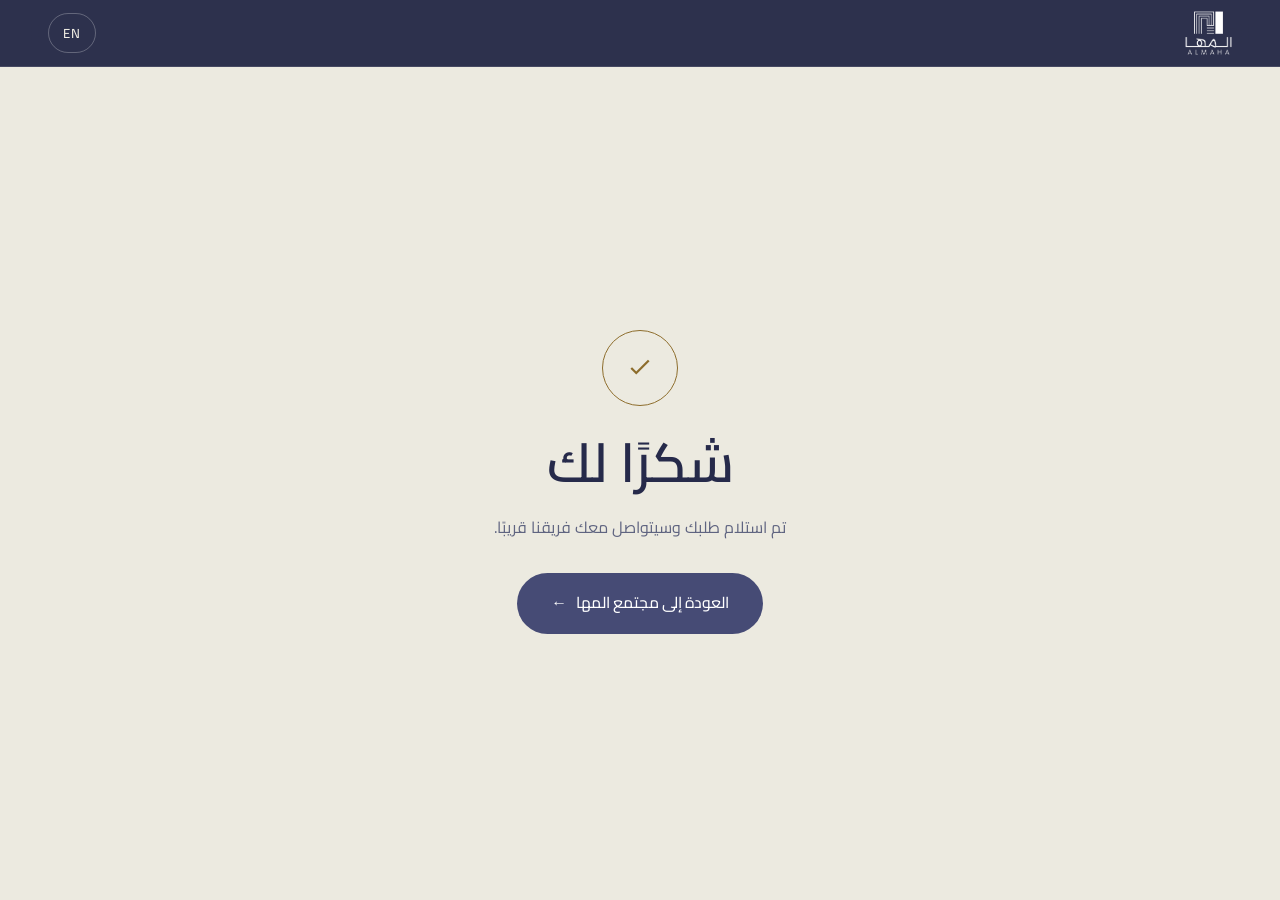
<file: thank-you.html>
<!DOCTYPE html>
<html lang="ar" dir="rtl" data-theme="light">
<head>
<meta charset="UTF-8" />
<meta name="viewport" content="width=device-width, initial-scale=1.0" />
<title>شكرًا لك · مخطط المها | ثمارية</title>
<meta name="robots" content="noindex" />
<link rel="icon" href="assets/al-maha.webp" />
<link href="https://fonts.googleapis.com/css2?family=Cairo:wght@300;400;500;600;700;800&display=swap" rel="stylesheet" />
<link rel="stylesheet" href="style.css" />

<!-- ===== CONVERSION PIXELS — paste tracking snippets below (fire once on this page) =====
     Meta Pixel:    fbq('track','Lead');
     Google Ads:    gtag('event','conversion',{send_to:'AW-XXXXXXXXX/XXXXXXXX'});
     Snap Pixel:    snaptr('track','SIGN_UP');
     TikTok Pixel:  ttq.track('SubmitForm');
     ====================================================================== -->
</head>
<body class="lang-ar">
<header class="scrolled" id="header">
  <div class="wrap nav">
    <a href="index.html" class="nav-logo"><img src="assets/almaha-logo-white.png" alt="المها" /></a>
    <div class="nav-right">
      <button class="lang-toggle" id="langBtn" aria-label="Switch language"><span data-ar="EN" data-en="ع">ع</span></button>
    </div>
  </div>
</header>
<main class="ty">
  <div class="wrap">
    <div class="form-success">
      <div class="tick"><svg viewBox="0 0 24 24" width="30" height="30" fill="none" stroke="currentColor" stroke-width="1.8"><path d="M5 12l4 4L19 6"/></svg></div>
      <h1 data-ar="شكرًا لك" data-en="Thank you">Thank you</h1>
      <p data-ar="تم استلام طلبك وسيتواصل معك فريقنا قريبًا." data-en="Your request has been received. Our team will contact you shortly.">Your request has been received. Our team will contact you shortly.</p>
      <a href="index.html" class="btn btn-primary"><span data-ar="العودة إلى مجتمع المها" data-en="Back to Al Maha">Back to Al Maha</span> <span class="arr">→</span></a>
    </div>
  </div>
</main>
<script>
(function(){
  var lang="ar";
  try{ if(localStorage.getItem('thimarya-lang')==='en') lang='en'; }catch(e){}
  function apply(l){
    lang=l; document.documentElement.lang=l; document.documentElement.dir=l==='ar'?'rtl':'ltr';
    document.body.classList.toggle('lang-ar',l==='ar'); document.body.classList.toggle('lang-en',l==='en');
    document.querySelectorAll('[data-ar]').forEach(function(el){ el.innerHTML=el.getAttribute('data-'+l); });
    try{localStorage.setItem('thimarya-lang',l);}catch(e){}
  }
  document.getElementById('langBtn').addEventListener('click',function(){ apply(lang==='ar'?'en':'ar'); });
  apply(lang);
})();
</script>
</body>
</html>
</file>
<file: style.css>
/* ============ TOKENS — Al Maha brochure palette (navy · gold · sage) ============ */
:root{
  --navy:#464b75;
  --navy-deep:#2c3054;
  --navy-900:#1d2140;
  --gold:#c09a50;
  --gold-soft:#d6b877;
  --slate:#7b8b92;
  --sage:#d6d6c5;
  --green:#2c3054;
  --green-700:#464b75;
  --ease:cubic-bezier(.22,.61,.36,1);
  --maxw:1280px;
  --font-display:"Cairo",sans-serif;
  --font-body:"Cairo",sans-serif;
  /* LIGHT THEME = default */
  --bone:#262a4a;
  --bone-dim:#4a4f6e;
  --silver:#7a7d90;
  --silver-2:#5f6480;
  --jade:#9a7830;
  --jade-soft:#8d6d2c;
  --ink:#1d2140;
  --glass:rgba(70,75,117,.05);
  --glass-2:rgba(70,75,117,.09);
  --glass-brd:rgba(70,75,117,.14);
  --glass-brd-2:rgba(70,75,117,.28);
  --hair:rgba(70,75,117,.13);
  --page-base:#eceae0;
  --page-bg:#eceae0;
  --btn-fill:#464b75; --btn-ink:#ffffff; --btn-fill-h:#353a5e; --btn-glow:rgba(70,75,117,.38);
  --footer-bg:#1d2140;
  --input-bg:#ffffff; --input-bg-focus:#ffffff;
  --select-bg:#ffffff;
  --cm-bg:rgba(255,255,255,.55);
  --modal-bg:linear-gradient(160deg,#fbfaf5,#efede3);
  --totop-bg:rgba(255,255,255,.9);
  --cell-bg:rgba(255,255,255,.6); --cell-bg-h:#ffffff;
  --card-bg:#fbfaf5; --card-brd:rgba(70,75,117,.12); --card-shadow:0 24px 56px -40px rgba(44,48,84,.45);
  --grain:.0;
}
/* ---- DARK THEME (toggle) ---- */
[data-theme="dark"]{
  --bone:#f1efe6;
  --bone-dim:#d3d2cb;
  --silver:#9a9cae;
  --silver-2:#b9bbc9;
  --jade:#c09a50;
  --jade-soft:#d6b877;
  --glass:rgba(255,255,255,.05);
  --glass-2:rgba(255,255,255,.08);
  --glass-brd:rgba(255,255,255,.12);
  --glass-brd-2:rgba(255,255,255,.22);
  --hair:rgba(255,255,255,.1);
  --page-base:#14172b;
  --page-bg:radial-gradient(1100px 820px at 82% -12%,rgba(70,75,117,.5),transparent 60%),linear-gradient(180deg,#171a30,#101326);
  --btn-fill:#c09a50; --btn-ink:#1d2140; --btn-fill-h:#d6b877; --btn-glow:rgba(192,154,80,.4);
  --input-bg:rgba(255,255,255,.05); --input-bg-focus:rgba(255,255,255,.08);
  --select-bg:#1d2140;
  --cm-bg:rgba(255,255,255,.03);
  --modal-bg:linear-gradient(160deg,#272b4b,#171a30);
  --totop-bg:rgba(23,26,48,.85);
  --cell-bg:rgba(255,255,255,.03); --cell-bg-h:rgba(255,255,255,.07);
  --card-bg:rgba(255,255,255,.04); --card-brd:rgba(255,255,255,.1); --card-shadow:0 28px 64px -40px rgba(0,0,0,.8);
  --grain:.03;
}
/* header, hero, mobile menu, loader & footer stay navy in BOTH themes */
header, .hero, .m-menu, #loader, footer{
  --bone:#f3f0e6; --bone-dim:#d9d9d0; --silver:#9a9cae; --silver-2:#bfc1cf;
  --jade:#c09a50; --jade-soft:#d6b877;
  --glass:rgba(255,255,255,.07); --glass-2:rgba(255,255,255,.1);
  --glass-brd:rgba(255,255,255,.15); --glass-brd-2:rgba(255,255,255,.26);
  --hair:rgba(255,255,255,.12);
  --btn-fill:#c09a50; --btn-ink:#1d2140; --btn-fill-h:#d6b877; --btn-glow:rgba(192,154,80,.45);
}
[data-theme="dark"] .form-shell::before,[data-theme="light"] .form-shell::before,.modal-card::before{display:none}
*{margin:0;padding:0;box-sizing:border-box}
html{scroll-behavior:smooth}
body{
  font-family:var(--font-body);
  background:var(--page-base);
  color:var(--bone);
  overflow-x:hidden;
  line-height:1.7;
  -webkit-font-smoothing:antialiased;
  text-rendering:optimizeLegibility;
  transition:background-color .5s var(--ease),color .5s var(--ease);
}
body.lock{overflow:hidden;height:100vh}
img{display:block;max-width:100%}
a{color:inherit;text-decoration:none}
button{font-family:inherit;cursor:pointer}
::selection{background:var(--jade);color:#fff}

/* deep ambient background */
body::before{
  content:"";position:fixed;inset:0;z-index:-2;
  background:var(--page-bg);
  transition:background .5s var(--ease);
}
/* subtle grain */
body::after{
  content:"";position:fixed;inset:0;z-index:-1;pointer-events:none;opacity:var(--grain);
  background-image:url("data:image/svg+xml,%3Csvg xmlns='http://www.w3.org/2000/svg' width='160' height='160'%3E%3Cfilter id='n'%3E%3CfeTurbulence type='fractalNoise' baseFrequency='.85' numOctaves='2'/%3E%3C/filter%3E%3Crect width='100%25' height='100%25' filter='url(%23n)'/%3E%3C/svg%3E");
}

/* ============ TYPE HELPERS ============ */
.eyebrow{
  font-family:var(--font-body);
  font-size:.74rem;font-weight:500;letter-spacing:.34em;text-transform:uppercase;
  color:var(--jade-soft);display:inline-flex;align-items:center;gap:.7em;
}
.lang-ar .eyebrow{letter-spacing:.18em;font-size:.85rem}
.eyebrow::before{content:"";width:34px;height:1px;background:var(--jade-soft);opacity:.6}
h1,h2,h3{font-family:var(--font-display);font-weight:500;line-height:1.12;letter-spacing:-.01em}
.lang-ar h1,.lang-ar h2,.lang-ar h3{font-weight:600;line-height:1.28;letter-spacing:0}
.display{font-size:clamp(2.5rem,4.6vw,4.1rem);line-height:1.07}
.lang-ar .display{font-size:clamp(2.1rem,3.7vw,3.35rem);line-height:1.18}
.h2{font-size:clamp(2rem,4.4vw,3.5rem)}
.lead{font-size:clamp(1.05rem,1.5vw,1.28rem);color:var(--bone-dim);font-weight:300;max-width:60ch}
.lang-ar .lead{font-weight:400}
.muted{color:var(--silver-2)}

/* ============ LAYOUT ============ */
.wrap{max-width:var(--maxw);margin-inline:auto;padding-inline:clamp(1.2rem,4vw,3rem)}
section{position:relative;padding-block:clamp(1.5rem,3vh,2.6rem);padding-inline:clamp(.8rem,3vw,1.8rem)}

/* ---- section cards (distinct content blocks) ---- */
main > section:not(#hero) > .wrap{
  max-width:1240px;margin-inline:auto;
  padding:clamp(2.2rem,4.5vw,3.6rem) clamp(1.4rem,3.5vw,3rem);
  background:var(--card-bg);border:1px solid var(--card-brd);border-radius:26px;
  box-shadow:var(--card-shadow);transition:background .5s var(--ease),border-color .5s var(--ease)}
/* stats: drop full-width band, become a card like the rest */
.stats{background:none;border-block:0}
/* contact: let the section card be the container; strip the inner form-shell chrome */
.contact .form-shell{background:none;border:0;box-shadow:none;padding:0;backdrop-filter:none;-webkit-backdrop-filter:none}
.contact .form-shell::before{display:none}
.btn{
  display:inline-flex;align-items:center;gap:.65em;
  padding:1.05em 2.1em;border-radius:100px;font-size:.86rem;font-weight:500;
  letter-spacing:.08em;text-transform:uppercase;border:1px solid transparent;
  transition:.45s var(--ease);white-space:nowrap;
}
.lang-ar .btn{letter-spacing:0;text-transform:none;font-size:.98rem}
.btn-primary{background:var(--btn-fill);color:var(--btn-ink)}
.btn-primary:hover{background:var(--btn-fill-h);transform:translateY(-2px);box-shadow:0 18px 40px -18px var(--btn-glow)}
.btn-ghost{border-color:var(--glass-brd-2);color:var(--bone);background:var(--glass)}
.btn-ghost:hover{border-color:var(--bone);background:var(--glass-2)}
.btn .arr{transition:transform .45s var(--ease)}
[dir=rtl] .btn .arr{transform:scaleX(-1)}
.btn:hover .arr{transform:translateX(4px)}
[dir=rtl] .btn:hover .arr{transform:scaleX(-1) translateX(4px)}

/* ============ LOADER ============ */
#loader{
  position:fixed;inset:0;z-index:1000;display:grid;place-items:center;
  background:var(--green);
  transition:opacity 1s var(--ease),visibility 1s var(--ease);
}
#loader.done{opacity:0;visibility:hidden}
.loader-inner{position:relative;text-align:center;display:flex;flex-direction:column;align-items:center;gap:1.8rem}
.loader-inner img{width:min(260px,56vw);opacity:0;transform:translateY(14px);animation:lin 1.1s var(--ease) .15s forwards}
@keyframes lin{to{opacity:1;transform:none}}
.loader-bar{width:min(220px,48vw);height:1px;background:rgba(255,255,255,.18);overflow:hidden}
.loader-bar i{display:block;height:100%;width:0;background:var(--bone);animation:lbar 1.7s var(--ease) .3s forwards}
@keyframes lbar{to{width:100%}}
.loader-tag{font-size:.7rem;letter-spacing:.4em;text-transform:uppercase;color:var(--jade-soft);opacity:0;animation:lin 1s ease .6s forwards}
.lang-ar .loader-tag{letter-spacing:.2em}

/* ============ NAV ============ */
header{position:fixed;top:0;inset-inline:0;z-index:90;transition:.5s var(--ease);
  background:linear-gradient(180deg,rgba(20,23,48,.6),rgba(20,23,48,0))}
header.scrolled{background:rgba(29,33,64,.92);backdrop-filter:blur(20px) saturate(140%);-webkit-backdrop-filter:blur(20px) saturate(140%);border-bottom:1px solid var(--hair)}
.nav{display:flex;align-items:center;justify-content:space-between;gap:1.5rem;padding-block:1.1rem}
header.scrolled .nav{padding-block:.7rem}
.nav-logo img{height:42px;width:auto;transition:.4s var(--ease)}
header.scrolled .nav-logo img{height:36px}
.nav-links{display:flex;align-items:center;gap:clamp(1rem,2.2vw,2.4rem);list-style:none}
.nav-links a{font-size:.9rem;color:var(--bone-dim);letter-spacing:.02em;position:relative;padding-block:.4rem;transition:.3s}
.nav-links a::after{content:"";position:absolute;inset-inline-start:0;bottom:0;width:0;height:1px;background:var(--jade-soft);transition:width .4s var(--ease)}
.nav-links a:hover{color:var(--bone)}
.nav-links a:hover::after{width:100%}
.nav-right{display:flex;align-items:center;gap:1rem}
.lang-toggle{
  display:inline-flex;align-items:center;gap:.4em;background:transparent;border:1px solid var(--glass-brd-2);
  color:var(--bone);border-radius:100px;padding:.55em 1.1em;font-size:.82rem;font-weight:500;letter-spacing:.06em;transition:.4s var(--ease)
}
.lang-toggle:hover{border-color:var(--bone);background:var(--glass)}
.theme-toggle{padding:.5em;width:38px;height:38px;justify-content:center}
.theme-toggle svg{width:18px;height:18px}
[data-theme="dark"] .theme-toggle .ic-moon{display:none}
[data-theme="light"] .theme-toggle .ic-sun{display:none}
.nav-cta{padding:.7em 1.5em;font-size:.82rem}
.burger{display:none;flex-direction:column;gap:5px;background:none;border:0;padding:.4rem}
.burger span{width:24px;height:2px;background:var(--bone);transition:.35s var(--ease)}
.burger.open span:nth-child(1){transform:translateY(7px) rotate(45deg)}
.burger.open span:nth-child(2){opacity:0}
.burger.open span:nth-child(3){transform:translateY(-7px) rotate(-45deg)}

/* mobile menu */
.m-menu{position:fixed;inset:0;z-index:80;background:rgba(29,33,64,.97);backdrop-filter:blur(20px);
  display:flex;flex-direction:column;justify-content:center;align-items:center;gap:1.8rem;
  opacity:0;visibility:hidden;transition:.5s var(--ease)}
.m-menu.open{opacity:1;visibility:visible}
.m-menu a:not(.btn){font-family:var(--font-display);font-size:1.8rem;color:var(--bone)}
.m-menu .btn{margin-top:1rem}

/* ============ HERO ============ */
.hero{min-height:84svh;display:flex;flex-direction:column;align-items:center;justify-content:center;
  text-align:center;padding:7.5rem 0 clamp(3rem,6vh,4.5rem);overflow:hidden;color:var(--bone)}
.hero h1{color:var(--bone)}
.hero-bg{position:absolute;inset:0;z-index:-1}
.hero-bg img{width:100%;height:100%;object-fit:cover;object-position:center;animation:kb 22s ease-out forwards}
@keyframes kb{from{transform:scale(1.12)}to{transform:scale(1)}}
.hero-bg::after{content:"";position:absolute;inset:0;
  background:
   linear-gradient(180deg,rgba(29,33,64,.72) 0%,rgba(29,33,64,.5) 42%,rgba(29,33,64,.86) 100%),
   radial-gradient(78% 72% at 50% 44%,rgba(36,40,76,.72),rgba(36,40,76,.12) 82%)}
.hero-inner{display:flex;flex-direction:column;align-items:center;width:100%}
.hero .eyebrow{justify-content:center}
.hero h1{margin:1.3rem 0 1.3rem;text-wrap:balance}
.hero .lead{margin:0 auto 2rem;max-width:54ch}
.hero-ctas{display:flex;gap:1rem;flex-wrap:wrap;justify-content:center}
/* centered spec bar */
.hero-specbar{display:flex;align-items:center;justify-content:center;flex-wrap:wrap;
  gap:.4rem clamp(1.2rem,3vw,2.6rem);margin-top:2.6rem;padding:1rem clamp(1.2rem,3vw,2rem);
  border:1px solid var(--glass-brd);border-radius:16px;background:var(--glass);
  backdrop-filter:blur(16px);-webkit-backdrop-filter:blur(16px)}
.hsb{display:flex;flex-direction:column;gap:.25rem;position:relative;padding-inline:clamp(.4rem,1.5vw,1rem)}
.hsb+.hsb::before{content:"";position:absolute;inset-inline-start:0;top:50%;transform:translateY(-50%);width:1px;height:28px;background:var(--hair)}
.hsb-k{font-size:.68rem;letter-spacing:.14em;text-transform:uppercase;color:var(--silver-2)}
.lang-ar .hsb-k{letter-spacing:0;font-size:.8rem;text-transform:none}
.hsb-v{font-size:1rem;font-weight:500;color:var(--bone)}
.scroll-cue{position:absolute;inset-inline-start:50%;bottom:1.6rem;transform:translateX(-50%);
  display:flex;flex-direction:column;align-items:center;gap:.6rem;font-size:.66rem;letter-spacing:.3em;
  text-transform:uppercase;color:var(--silver-2);opacity:.8}
.scroll-cue i{width:1px;height:46px;background:linear-gradient(var(--jade-soft),transparent);animation:cue 2.2s ease-in-out infinite}
@keyframes cue{0%,100%{transform:scaleY(.4);transform-origin:top;opacity:.4}50%{transform:scaleY(1);opacity:1}}

/* spec card */
.spec{
  background:var(--glass);backdrop-filter:blur(22px) saturate(140%);-webkit-backdrop-filter:blur(22px) saturate(140%);
  border:1px solid var(--glass-brd);border-radius:22px;padding:1.9rem;
  box-shadow:0 30px 70px -40px rgba(0,0,0,.8)}
.spec h4{font-family:var(--font-body);font-size:.72rem;letter-spacing:.26em;text-transform:uppercase;color:var(--jade-soft);margin-bottom:1.4rem;font-weight:500}
.lang-ar .spec h4{letter-spacing:.12em}
.spec-row{display:flex;align-items:flex-start;gap:1rem;padding-block:1rem;border-top:1px solid var(--hair)}
.spec-row:first-of-type{border-top:0;padding-top:0}
.spec-ic{flex:0 0 auto;width:38px;height:38px;border-radius:10px;background:var(--glass-2);border:1px solid var(--glass-brd);
  display:grid;place-items:center;color:var(--jade-soft)}
.spec-ic svg{width:18px;height:18px}
.spec-row .k{font-size:.72rem;letter-spacing:.14em;text-transform:uppercase;color:var(--silver-2);margin-bottom:.15rem}
.lang-ar .spec-row .k{letter-spacing:0;font-size:.82rem}
.spec-row .v{font-size:1.02rem;color:var(--bone);font-weight:500;line-height:1.4}

/* ============ section heading block ============ */
.sec-head{max-width:72ch;margin-bottom:clamp(1.8rem,3.4vw,2.8rem)}
.sec-head .h2{margin:1.3rem 0 1.3rem}

/* ============ CONCEPT ============ */
.concept{text-align:center}
.concept .sec-head{margin-inline:auto;text-align:center}
.concept .eyebrow{justify-content:center}
.concept .h2{font-size:clamp(2.2rem,5vw,4rem);max-width:18ch;margin-inline:auto}
.concept .lead{margin-inline:auto;text-align:center;margin-top:1.8rem}
.concept-motif{margin-top:2.6rem;display:grid;grid-template-columns:repeat(3,1fr);gap:1px;background:var(--hair);
  border:1px solid var(--hair);border-radius:20px;overflow:hidden}
.cm{padding:2.6rem 1.8rem;background:var(--cm-bg)}
.cm .n{font-family:var(--font-display);font-size:1.5rem;color:var(--jade-soft);margin-bottom:.6rem}
.cm h3{font-size:1.2rem;margin-bottom:.5rem}
.cm p{font-size:.94rem;color:var(--silver-2);font-weight:300}
.lang-ar .cm p{font-weight:400}

/* ============ FEATURES (premium hairline matrix) ============ */
.feat2-sub{margin-top:1rem;max-width:52ch;color:var(--silver-2);font-weight:300}
.lang-ar .feat2-sub{font-weight:400}
.feat-grid2{display:grid;grid-template-columns:repeat(3,1fr);gap:1px;background:var(--hair);
  border:1px solid var(--hair);border-radius:22px;overflow:hidden;margin-top:clamp(1.8rem,3.4vw,2.6rem)}
.feat-cell{position:relative;background:var(--cell-bg);padding:clamp(1.9rem,2.4vw,2.7rem);
  overflow:hidden;transition:background .5s var(--ease)}
.feat-cell::before{content:"";position:absolute;inset:0;
  background:radial-gradient(130% 110% at 100% 0,rgba(196,154,84,.16),transparent 55%);
  opacity:0;transition:opacity .5s var(--ease)}
.feat-cell:hover{background:var(--cell-bg-h)}
.feat-cell:hover::before{opacity:1}
.feat-num{position:absolute;inset-inline-end:1.4rem;top:1rem;font-family:var(--font-display);font-weight:500;
  font-size:3.4rem;line-height:1;color:var(--jade-soft);opacity:.12;transition:opacity .5s var(--ease);pointer-events:none}
.feat-cell:hover .feat-num{opacity:.32}
.feat-top{display:flex;align-items:center;gap:.9rem;margin-bottom:.95rem;position:relative}
.feat-cell .ic{flex:0 0 auto;width:48px;height:48px;border-radius:13px;display:grid;place-items:center;
  color:var(--jade-soft);background:linear-gradient(150deg,rgba(196,154,84,.26),rgba(255,255,255,.02));
  border:1px solid var(--glass-brd);transition:transform .5s var(--ease)}
.feat-cell:hover .ic{transform:translateY(-3px)}
.feat-cell .ic svg{width:23px;height:23px}
.feat-cell h3{font-size:1.2rem;line-height:1.3;position:relative}
.feat-cell p{color:var(--silver-2);font-size:.95rem;font-weight:300;position:relative;margin-top:.15rem}
.lang-ar .feat-cell p{font-weight:400}

/* ============ EXPERIENCE (split) ============ */
.split{display:grid;grid-template-columns:1fr 1fr;gap:clamp(2rem,5vw,4.5rem);align-items:center}
.split-media{position:relative;border-radius:24px;overflow:hidden;aspect-ratio:4/5;
  border:1px solid var(--glass-brd);box-shadow:0 18px 48px -36px rgba(0,0,0,.4)}
.split-media img{width:100%;height:100%;object-fit:cover;transition:transform 1.4s var(--ease)}
.split-media:hover img{transform:scale(1.05)}
.split-media::after{content:"";position:absolute;inset:0;background:linear-gradient(120deg,transparent 40%,rgba(29,33,64,.35))}
.exp-stats-band{position:relative;margin-top:clamp(2rem,4vw,3.2rem);border-radius:24px;overflow:hidden;
  border:1px solid var(--glass-brd);box-shadow:0 18px 48px -36px rgba(0,0,0,.45)}
.exp-stats-band::before{content:"";position:absolute;inset:0;z-index:0;background:url("assets/interior.jpg") center/cover;transform:scale(1.02)}
.exp-stats-band::after{content:"";position:absolute;inset:0;z-index:1;
  background:linear-gradient(115deg,rgba(29,33,64,.94),rgba(36,40,76,.86))}
.exp-stats{position:relative;z-index:2;display:grid;grid-template-columns:repeat(3,1fr);gap:1.1rem;padding:clamp(1.5rem,3vw,2.4rem)}
.es{background:rgba(255,255,255,.13);backdrop-filter:blur(14px);-webkit-backdrop-filter:blur(14px);
  border:1px solid rgba(255,255,255,.26);border-radius:16px;padding:1.7rem 1.3rem;text-align:center;
  box-shadow:0 14px 40px -30px rgba(0,0,0,.6);transition:.4s var(--ease)}
.es:hover{background:rgba(255,255,255,.16);border-color:var(--jade-soft);transform:translateY(-4px)}
.es .num{font-family:var(--font-display);font-size:clamp(2.3rem,3.5vw,3rem);color:var(--bone);line-height:1;font-weight:500}
.es .lab{font-size:.88rem;color:var(--bone-dim);margin-top:.55rem;letter-spacing:.03em}
.lang-ar .es .lab{font-size:.95rem}

#experience .split-media{aspect-ratio:4/3}
/* ============ COMMUNITY ============ */
.community .split-media{aspect-ratio:3/4}
.comm-list{list-style:none;margin-top:1.6rem;display:flex;flex-direction:column;gap:1rem}
.comm-list li{display:flex;gap:1rem;align-items:flex-start;font-size:1.02rem;color:var(--bone-dim)}
.comm-list .dot{flex:0 0 auto;width:26px;height:26px;border-radius:50%;border:1px solid var(--glass-brd-2);
  display:grid;place-items:center;color:var(--jade-soft);margin-top:.2rem}
.comm-list .dot svg{width:13px;height:13px}

/* ============ STATS BAND ============ */
.stats{
  background:var(--glass);backdrop-filter:blur(16px);-webkit-backdrop-filter:blur(16px);
  border-block:1px solid var(--hair)}
.stats-grid{display:grid;grid-template-columns:repeat(4,1fr);gap:2rem;text-align:center}
.stat .num{font-family:var(--font-display);font-size:clamp(2.6rem,5vw,4rem);color:var(--bone);line-height:1;font-weight:500}
.stat .num .u{color:var(--jade-soft)}
.stat .lab{margin-top:.8rem;font-size:.86rem;letter-spacing:.08em;color:var(--silver-2);text-transform:uppercase}
.lang-ar .stat .lab{letter-spacing:0;font-size:.95rem;text-transform:none}
.stat+.stat{border-inline-start:1px solid var(--hair)}

/* ============ GALLERY (auto-loop slider) ============ */
.gal-slider{position:relative;overflow:hidden;direction:ltr;margin-top:clamp(.5rem,2vw,1.5rem);
  -webkit-mask:linear-gradient(90deg,transparent,#000 5%,#000 95%,transparent);
  mask:linear-gradient(90deg,transparent,#000 5%,#000 95%,transparent)}
.gal-track{display:flex;gap:1rem;width:max-content;animation:galscroll 60s linear infinite}
.gal-slider:hover .gal-track{animation-play-state:paused}
.gal-slide{flex:0 0 auto;width:clamp(240px,26vw,330px);height:clamp(300px,42vh,420px);
  position:relative;border-radius:16px;overflow:hidden;border:1px solid var(--glass-brd)}
.gal-slide img{width:100%;height:100%;object-fit:cover}
.gal-slide::after{content:"";position:absolute;inset:0;background:linear-gradient(0deg,rgba(29,33,64,.4),transparent 55%)}
@keyframes galscroll{from{transform:translateX(0)}to{transform:translateX(-50%)}}

/* ============ CONTACT / FORM ============ */
.contact{position:relative}
.form-shell{
  background:var(--glass);backdrop-filter:blur(24px) saturate(140%);-webkit-backdrop-filter:blur(24px) saturate(140%);
  border:1px solid var(--glass-brd);border-radius:28px;padding:clamp(2rem,5vw,4rem);
  box-shadow:0 16px 44px -32px rgba(0,0,0,.35);position:relative;overflow:hidden}
.form-shell::before{content:"";position:absolute;width:380px;height:380px;border-radius:50%;
  background:radial-gradient(circle,rgba(196,154,84,.4),transparent 70%);top:-160px;inset-inline-end:-120px;filter:blur(20px)}
.form-grid{display:grid;grid-template-columns:1fr 1fr;gap:1.3rem 1.5rem;position:relative}
.field{display:flex;flex-direction:column;gap:.5rem}
.field.full{grid-column:1/-1}
.field label{font-size:.78rem;letter-spacing:.1em;text-transform:uppercase;color:var(--silver-2)}
.lang-ar .field label{letter-spacing:0;font-size:.9rem;text-transform:none}
.field input,.field select,.field textarea{
  background:var(--input-bg);border:1px solid var(--glass-brd);border-radius:12px;
  padding:1em 1.1em;color:var(--bone);font-family:inherit;font-size:1rem;transition:.35s var(--ease);width:100%}
.field textarea{resize:vertical;min-height:120px}
.field input::placeholder,.field textarea::placeholder{color:var(--silver-2);opacity:.6}
.field input:focus,.field select:focus,.field textarea:focus{
  outline:none;border-color:var(--jade-soft);background:var(--input-bg-focus);box-shadow:0 0 0 4px rgba(196,154,84,.12)}
.field select{appearance:none;background-image:url("data:image/svg+xml,%3Csvg xmlns='http://www.w3.org/2000/svg' width='14' height='14' fill='none' stroke='%2379b6a5' stroke-width='2'%3E%3Cpath d='M3 5l4 4 4-4'/%3E%3C/svg%3E");background-repeat:no-repeat;background-position:left 1.1rem center}
[dir=rtl] .field select{background-position:left 1.1rem center}
[dir=ltr] .field select{background-position:right 1.1rem center}
.field select option{background:var(--select-bg);color:var(--bone)}
.form-foot{display:flex;align-items:center;justify-content:space-between;gap:1.5rem;margin-top:2rem;flex-wrap:wrap}
.form-note{font-size:.82rem;color:var(--silver);max-width:38ch}
.form-shell .btn-primary{padding:1.1em 2.6em}
.form-success{display:none;text-align:center;padding:1rem 0}
.form-success.show{display:block;animation:lin .6s ease}
.form-success .tick{width:64px;height:64px;border-radius:50%;border:1px solid var(--jade-soft);display:grid;place-items:center;margin:0 auto 1.4rem;color:var(--jade-soft)}
.form-success h3{font-size:1.8rem;margin-bottom:.6rem}
.form-success p{color:var(--silver-2)}

.contact-aside{margin-bottom:clamp(1.6rem,3vw,2.4rem)}

/* ============ FOOTER ============ */
footer{border-top:1px solid var(--hair);padding-block:clamp(3rem,6vw,5rem) 2rem;background:var(--footer-bg)}
.foot-grid{display:grid;grid-template-columns:1.4fr 1fr 1fr;gap:2.5rem;margin-bottom:2.4rem}
.foot-logo img{height:50px;margin-bottom:1.4rem}
.foot-brand p{color:var(--silver-2);font-weight:300;max-width:34ch}
.lang-ar .foot-brand p{font-weight:400}
.foot-col h5{font-family:var(--font-body);font-size:.78rem;letter-spacing:.2em;text-transform:uppercase;color:var(--jade-soft);margin-bottom:1.3rem;font-weight:600}
.lang-ar .foot-col h5{letter-spacing:.05em}
.foot-col ul{list-style:none;display:flex;flex-direction:column;gap:.85rem}
.foot-col a,.foot-col li{color:var(--bone-dim);font-size:.95rem;transition:.3s}
.foot-col a:hover{color:var(--bone)}
.socials{display:flex;gap:.8rem;margin-top:1.6rem}
.socials a{width:40px;height:40px;border-radius:50%;border:1px solid var(--glass-brd);display:grid;place-items:center;color:var(--bone-dim);transition:.4s var(--ease)}
.socials a:hover{border-color:var(--jade-soft);color:var(--bone);transform:translateY(-3px)}
.socials svg{width:17px;height:17px}
.foot-bottom{display:flex;justify-content:space-between;align-items:center;gap:1rem;padding-top:1.8rem;border-top:1px solid var(--hair);flex-wrap:wrap}
.foot-bottom p{font-size:.82rem;color:var(--silver)}

/* ============ OFFERINGS ============ */
.offer-grid{display:grid;grid-template-columns:repeat(3,1fr);gap:1.4rem}
.offer-card{display:flex;flex-direction:column;background:var(--glass);border:1px solid var(--glass-brd);
  border-radius:20px;overflow:hidden;transition:.5s var(--ease)}
.offer-card:hover{transform:translateY(-5px);border-color:var(--jade-soft);background:var(--glass-2)}
.offer-img{aspect-ratio:16/11;overflow:hidden;position:relative}
.offer-img img{width:100%;height:100%;object-fit:cover;transition:transform 1.3s var(--ease)}
.offer-card:hover .offer-img img{transform:scale(1.06)}
.offer-img::after{content:"";position:absolute;inset:0;background:linear-gradient(0deg,rgba(29,33,64,.5),transparent 55%)}
.offer-body{padding:1.7rem;display:flex;flex-direction:column;gap:.5rem;flex:1}
.offer-kicker{font-family:var(--font-body);font-size:.7rem;letter-spacing:.22em;text-transform:uppercase;color:var(--jade-soft)}
.lang-ar .offer-kicker{letter-spacing:.05em;font-size:.8rem}
.offer-body h3{font-size:1.42rem}
.offer-body p{color:var(--silver-2);font-size:.95rem;font-weight:300;flex:1}
.lang-ar .offer-body p{font-weight:400}
.offer-meta{margin-top:.5rem;padding-top:.9rem;border-top:1px solid var(--hair);font-size:.9rem;color:var(--bone-dim)}

/* ============ MASTER PLAN ============ */
.plan-frame{border-radius:24px;overflow:hidden;border:1px solid var(--glass-brd);background:#f3f1ea;
  box-shadow:0 18px 48px -36px rgba(0,0,0,.4);margin-top:clamp(1.4rem,3vw,2.4rem)}
.plan-frame img{width:100%;display:block}

/* ============ FLOOR PLANS (plan explorer) ============ */
.fp-explorer{display:grid;grid-template-columns:minmax(264px,330px) 1fr;gap:clamp(1rem,2.2vw,1.8rem);
  align-items:stretch;margin-top:clamp(1.6rem,3vw,2.4rem)}
/* villa rail (selector list) */
.fp-rail{display:flex;flex-direction:column;background:var(--glass);border:1px solid var(--glass-brd);
  border-radius:20px;overflow-y:auto;max-height:clamp(430px,62vh,600px);
  scrollbar-width:thin;scrollbar-color:var(--glass-brd-2) transparent}
.fp-rail::-webkit-scrollbar{width:6px;height:6px}
.fp-rail::-webkit-scrollbar-thumb{background:var(--glass-brd-2);border-radius:6px}
.fp-item{display:flex;align-items:center;gap:1rem;padding:1.02rem 1.2rem;background:none;border:0;
  border-top:1px solid var(--hair);color:var(--bone-dim);font-family:inherit;text-align:start;
  cursor:pointer;position:relative;transition:background .35s var(--ease),color .35s var(--ease);flex:0 0 auto}
.fp-item:first-child{border-top:0}
.fp-item::before{content:"";position:absolute;inset-inline-start:0;top:50%;transform:translateY(-50%);
  width:3px;height:0;border-radius:4px;background:var(--jade-soft);transition:height .4s var(--ease)}
.fp-item:hover{background:var(--glass-2);color:var(--bone)}
.fp-item.active{background:var(--cell-bg-h);color:var(--bone)}
.fp-item.active::before{height:56%}
.fp-num{font-family:var(--font-display);font-weight:500;font-size:1.6rem;line-height:1;min-width:2.1ch;
  color:var(--silver-2);transition:color .35s var(--ease)}
.fp-item:hover .fp-num,.fp-item.active .fp-num{color:var(--jade-soft)}
.fp-ic{flex:0 0 auto;width:40px;height:40px;border-radius:11px;display:grid;place-items:center;color:var(--jade-soft);
  background:linear-gradient(150deg,rgba(196,154,84,.24),rgba(255,255,255,.02));border:1px solid var(--glass-brd)}
.fp-ic svg{width:19px;height:19px}
.fp-item-info{display:flex;flex-direction:column;gap:.14rem;flex:1;min-width:0}
.fp-item-k{font-size:.95rem;line-height:1.35}
.fp-item-sub{font-size:.8rem;color:var(--silver)}
.fp-arr{margin-inline-start:auto;color:var(--jade-soft);opacity:0;transform:translateX(-6px);transition:.35s var(--ease)}
[dir=rtl] .fp-arr{transform:translateX(6px)}
[dir=rtl] .fp-arr svg{transform:scaleX(-1)}
.fp-arr svg{width:16px;height:16px;display:block}
.fp-item:hover .fp-arr,.fp-item.active .fp-arr{opacity:1;transform:none}
/* plan stage (header + viewer) */
.fp-stage{display:flex;flex-direction:column;background:var(--glass);border:1px solid var(--glass-brd);
  border-radius:20px;overflow:hidden;min-width:0}
.fp-stagehead{display:flex;align-items:center;gap:.9rem 1.2rem;padding:1.05rem 1.3rem;
  border-bottom:1px solid var(--hair);flex-wrap:wrap}
.fp-title{flex:1 1 auto;min-width:0}
.fp-kicker{display:block;font-size:.66rem;letter-spacing:.22em;text-transform:uppercase;color:var(--jade-soft);margin-bottom:.28rem}
.lang-ar .fp-kicker{letter-spacing:.06em;font-size:.78rem}
.fp-name{font-size:clamp(1.25rem,2vw,1.6rem);line-height:1.2}
.fp-meta{display:flex;align-items:center;gap:.45rem;flex-wrap:wrap;margin-inline-start:auto}
.fp-chip{border:1px solid var(--glass-brd);background:var(--cm-bg);border-radius:100px;
  padding:.4em 1em;font-size:.8rem;color:var(--bone-dim);white-space:nowrap}
.lang-ar .fp-chip{font-size:.88rem}
.fp-zoom{flex:0 0 auto;width:42px;height:42px;border-radius:12px;border:1px solid var(--glass-brd-2);
  background:var(--glass);color:var(--bone);display:grid;place-items:center;transition:.35s var(--ease);cursor:zoom-in}
.fp-zoom:hover{border-color:var(--jade-soft);color:var(--jade-soft);transform:translateY(-2px)}
.fp-zoom svg{width:18px;height:18px}
.plan-viewer{position:relative;flex:1;min-height:clamp(300px,50vh,520px);background:#f3f1ea;
  display:grid;place-items:center;padding:clamp(.9rem,2vw,1.5rem);cursor:zoom-in}
.plan-viewer img{max-width:100%;max-height:clamp(280px,48vh,500px);width:auto;height:auto;object-fit:contain;display:block}
.plan-viewer img.swap{animation:planIn .55s var(--ease)}
@keyframes planIn{from{opacity:0;transform:scale(.985) translateY(8px)}to{opacity:1;transform:none}}
/* plan spec cards */
.fp-specs{display:grid;grid-template-columns:repeat(3,1fr);gap:1px;background:var(--hair);border-top:1px solid var(--hair)}
.fp-spec{background:var(--glass);padding:1.05rem 1.3rem;display:flex;flex-direction:column;gap:.28rem}
.fp-spec-k{font-size:.66rem;letter-spacing:.16em;text-transform:uppercase;color:var(--silver-2)}
.lang-ar .fp-spec-k{letter-spacing:0;font-size:.82rem;text-transform:none}
.fp-spec-v{font-size:1.02rem;font-weight:500;color:var(--bone)}
.lang-ar .fp-spec-v{font-size:1.05rem}
@media(max-width:560px){.fp-specs{grid-template-columns:1fr}}
/* explorer responsive */
@media(max-width:980px){
  .fp-explorer{grid-template-columns:1fr;gap:1rem}
  .fp-rail{flex-direction:row;max-height:none;overflow-x:auto;overflow-y:hidden;
    scroll-snap-type:x proximity;border-radius:16px}
  .fp-item{flex-direction:column;align-items:center;text-align:center;gap:.45rem;min-width:112px;
    padding:.9rem .9rem .95rem;border-top:0;border-inline-start:1px solid var(--hair);scroll-snap-align:start}
  .fp-item:first-child{border-inline-start:0}
  .fp-item::before{inset-inline-start:auto;left:50%;top:auto;bottom:0;transform:translateX(-50%);
    width:0;height:3px;transition:width .4s var(--ease)}
  .fp-item.active::before{width:52%;height:3px}
  .fp-arr{display:none}
  .fp-item-info{align-items:center}
  .fp-num{font-size:1.4rem;min-width:0}
  .fp-stagehead{padding:1rem 1.1rem}
  .fp-meta{order:3;width:100%;margin-inline-start:0}
}
/* lightbox (full-size plan) */
.lightbox{position:fixed;inset:0;z-index:300;display:flex;align-items:center;justify-content:center;padding:1.4rem;
  background:rgba(20,23,48,.86);backdrop-filter:blur(8px);-webkit-backdrop-filter:blur(8px);
  opacity:0;visibility:hidden;transition:opacity .4s var(--ease),visibility .4s var(--ease);cursor:zoom-out}
.lightbox.open{opacity:1;visibility:visible}
.lightbox img{max-width:94vw;max-height:90vh;object-fit:contain;border-radius:10px;
  box-shadow:0 30px 80px -30px rgba(0,0,0,.7);transform:scale(.96);transition:transform .4s var(--ease)}
.lightbox.open img{transform:none}
.lightbox-close{position:absolute;top:1.1rem;inset-inline-end:1.1rem;width:44px;height:44px;border-radius:50%;
  border:1px solid rgba(255,255,255,.3);background:rgba(255,255,255,.08);color:#fff;display:grid;place-items:center;
  font-size:1.1rem;line-height:1;transition:.35s var(--ease)}
.lightbox-close:hover{background:rgba(255,255,255,.16);transform:rotate(90deg)}

/* ============ LOCATION / landmarks ============ */
.lm-list{list-style:none;display:flex;flex-direction:column;margin-top:.5rem}
.lm-list li{display:flex;align-items:center;justify-content:space-between;gap:1rem;padding:.95rem 0;border-top:1px solid var(--hair)}
.lm-list li:last-child{border-bottom:1px solid var(--hair)}
.lm-name{display:flex;align-items:center;gap:.75rem;color:var(--bone-dim);font-size:1.02rem}
.lm-name .dot{width:7px;height:7px;border-radius:50%;background:var(--jade-soft);flex:0 0 auto}
.lm-time{color:var(--jade-soft);font-size:.92rem;white-space:nowrap;font-weight:500}
.loc-grid{display:grid;grid-template-columns:1.45fr 1fr;gap:clamp(2rem,4vw,3.5rem);align-items:stretch;margin-top:clamp(1.6rem,3vw,2.4rem)}
.loc-map{border-radius:20px;overflow:hidden;border:1px solid var(--glass-brd);box-shadow:0 18px 48px -36px rgba(0,0,0,.45);min-height:360px}
.loc-map img{width:100%;height:100%;object-fit:cover;display:block}

/* master plan beside text (smaller) */
#masterplan .plan-frame{margin-top:0}
#masterplan .split-text .lead{margin-top:1.2rem}


/* ============ MODAL ============ */
.modal{position:fixed;inset:0;z-index:200;display:flex;align-items:center;justify-content:center;padding:1.2rem;
  opacity:0;visibility:hidden;transition:opacity .45s var(--ease),visibility .45s var(--ease)}
.modal.open{opacity:1;visibility:visible}
.modal-overlay{position:absolute;inset:0;background:rgba(20,23,48,.74);backdrop-filter:blur(6px);-webkit-backdrop-filter:blur(6px)}
.modal-card{position:relative;width:min(640px,100%);max-height:90vh;overflow:hidden auto;
  background:var(--modal-bg);
  border:1px solid var(--glass-brd);border-radius:24px;padding:clamp(1.8rem,4vw,3rem);
  box-shadow:0 24px 70px -42px rgba(0,0,0,.5);transform:translateY(26px) scale(.97);opacity:0;
  transition:transform .5s var(--ease),opacity .5s var(--ease)}
.modal.open .modal-card{transform:none;opacity:1}
.modal-card::before{content:"";position:absolute;width:320px;height:320px;border-radius:50%;
  background:radial-gradient(circle,rgba(196,154,84,.32),transparent 70%);top:-160px;inset-inline-end:-120px;pointer-events:none}
.modal-close{position:absolute;top:1rem;inset-inline-end:1rem;width:40px;height:40px;border-radius:50%;
  border:1px solid var(--glass-brd);background:var(--glass);color:var(--bone);display:grid;place-items:center;
  font-size:1rem;line-height:1;transition:.4s var(--ease);z-index:3}
.modal-close:hover{background:var(--glass-2);border-color:var(--bone);transform:rotate(90deg)}
.modal-head{margin-bottom:1.5rem;position:relative}
.modal-head .eyebrow{margin-bottom:.8rem}
.modal-head h3{font-size:clamp(1.5rem,3vw,2.1rem)}
.modal-head p{color:var(--silver-2);font-size:.95rem;margin-top:.55rem;font-weight:300}
.lang-ar .modal-head p{font-weight:400}
.modal .form-grid{gap:1rem 1.1rem;position:relative}
.modal .form-foot{margin-top:1.4rem}

/* ============ BACK TO TOP ============ */
.to-top{position:fixed;bottom:1.5rem;inset-inline-end:1.5rem;z-index:120;
  width:48px;height:48px;border-radius:50%;border:1px solid var(--glass-brd-2);
  background:var(--totop-bg);backdrop-filter:blur(12px);-webkit-backdrop-filter:blur(12px);
  color:var(--bone);display:grid;place-items:center;
  opacity:0;visibility:hidden;transform:translateY(14px);transition:.45s var(--ease)}
.to-top.show{opacity:1;visibility:visible;transform:none}
.to-top:hover{background:var(--green-700);border-color:var(--jade-soft);color:#fff;transform:translateY(-4px)}
.to-top svg{width:20px;height:20px}

/* ============ REVEAL ============ */
.reveal{opacity:0;transform:translateY(30px);transition:opacity 1s var(--ease),transform 1s var(--ease)}
.reveal.in{opacity:1;transform:none}

/* ============ RESPONSIVE ============ */
@media(max-width:980px){
  .nav-links,.nav-cta{display:none}
  .burger{display:flex}
  .feat-grid2{grid-template-columns:repeat(2,1fr)}
  .offer-grid{grid-template-columns:1fr;max-width:480px;margin-inline:auto}
  .loc-grid{grid-template-columns:1fr;gap:2rem}
  .split{grid-template-columns:1fr;gap:2.5rem}
  .community .split-inner{order:2}
  .concept-motif{grid-template-columns:1fr}
  .stats-grid{grid-template-columns:repeat(2,1fr);gap:2.5rem 1rem}
  .stat:nth-child(2){border-inline-start:0}
  .stat:nth-child(3){border-inline-start:0}
  .foot-grid{grid-template-columns:1fr 1fr}
  .foot-brand{grid-column:1/-1}
}
@media(max-width:560px){
  .hero-specbar{gap:.4rem 1rem}
  .hsb{flex:1 0 40%;text-align:center;align-items:center}
  .hsb+.hsb::before{display:none}
  .feat-grid2{grid-template-columns:1fr}
  .exp-stats{grid-template-columns:1fr}
  .stats-grid{grid-template-columns:1fr}
  .stat+.stat{border-inline-start:0;border-top:1px solid var(--hair);padding-top:2.5rem}
  .form-grid{grid-template-columns:1fr}
  .foot-grid{grid-template-columns:1fr}
  .foot-bottom{flex-direction:column;text-align:center}
}
@media(prefers-reduced-motion:reduce){
  *{animation:none!important}
  .reveal{opacity:1;transform:none;transition:none}
  .gal-slider{overflow-x:auto}
}

/* ============ THIMARYA ADAPTATIONS ============ */
.hero h1.display{font-size:clamp(3rem,7vw,5.8rem)}
.lang-ar .hero h1.display{font-size:clamp(2.8rem,6vw,4.8rem)}
.nav-logo img{height:40px}
header.scrolled .nav-logo img{height:34px}
#loader .loader-inner img{width:min(220px,52vw)}
.concept .h2{max-width:20ch}
.concept-motif .cm{text-align:start}
.concept-motif{margin-top:2.2rem}
.offer-body h3{font-size:1.5rem}
.offer-kicker{line-height:1.5}
.offer-img{aspect-ratio:16/10}
.feat-grid2 .feat-cell p{font-size:.96rem}
/* FAQ explorer (re-uses plan-explorer shell) */
.fp-explorer{grid-template-columns:minmax(280px,400px) 1fr}
.fp-rail{max-height:none}
.fp-item{align-items:flex-start}
.fp-item-k{font-size:.97rem;line-height:1.45}
.fp-num{padding-top:.1rem}
.faq-body{flex:1;padding:clamp(1.3rem,2.6vw,2.2rem);color:var(--bone-dim);font-size:1.04rem;line-height:1.85}
.faq-body.swap{animation:planIn .55s var(--ease)}
.faq-body p+ul,.faq-body p+p{margin-top:1rem}
.faq-body ul{list-style:none;display:flex;flex-direction:column;gap:.85rem}
.faq-body li{display:flex;gap:.8rem;align-items:flex-start}
.faq-body li::before{content:"";flex:0 0 auto;width:7px;height:7px;border-radius:50%;background:var(--jade-soft);margin-top:.7em}
.faq-body li b,.faq-body strong{color:var(--bone);font-weight:600}
.fp-stagehead{min-height:84px}
.fp-name{font-size:clamp(1.15rem,1.8vw,1.45rem);line-height:1.35}
/* location map = aerial master plan */
.loc-map{position:relative}
.loc-map img{transition:transform 1.4s var(--ease)}
.loc-map:hover img{transform:scale(1.04)}
.loc-map::after{content:"";position:absolute;inset:0;background:linear-gradient(0deg,rgba(29,33,64,.35),transparent 50%);pointer-events:none}
/* gallery */
.gal-slide{cursor:zoom-in}
.gal-slide img{transition:transform 1.2s var(--ease)}
.gal-slide:hover img{transform:scale(1.06)}
/* gallery lightbox */
.lightbox .lb-nav{position:absolute;top:50%;transform:translateY(-50%);width:48px;height:48px;border-radius:50%;
  border:1px solid rgba(255,255,255,.3);background:rgba(255,255,255,.08);color:#fff;display:grid;place-items:center;transition:.35s var(--ease)}
.lightbox .lb-nav:hover{background:rgba(255,255,255,.18)}
.lightbox .lb-prev{left:1.1rem}.lightbox .lb-next{right:1.1rem}
.lightbox .lb-nav svg{width:20px;height:20px}
.lightbox .lb-count{position:absolute;bottom:1.2rem;left:50%;transform:translateX(-50%);color:#fff;font-size:.85rem;letter-spacing:.16em;opacity:.8}
/* footer */
.foot-grid{grid-template-columns:1.3fr .8fr 1.3fr}
.foot-col li{line-height:1.5}
.foot-col .office{display:block;color:var(--silver-2);font-size:.82rem}
.award{margin-top:1.6rem;display:inline-flex;background:#fff;border-radius:12px;padding:.5rem .9rem}
.award img{height:44px;width:auto}
/* contact form: 3 fields */
.contact .form-grid{grid-template-columns:repeat(3,1fr)}
.contact .form-foot{justify-content:center;margin-top:2.2rem}
.modal .form-grid{grid-template-columns:1fr}
.contact .sec-head{margin-bottom:clamp(1.4rem,2.6vw,2rem)}
/* thank-you page */
.ty{min-height:100svh;display:grid;place-items:center;padding:7rem 1.2rem 3rem;text-align:center}
.ty .form-success{display:block}
.ty .tick{width:76px;height:76px}
.ty h1{font-size:clamp(2.2rem,5vw,3.6rem);margin-bottom:1rem}
.ty p{color:var(--silver-2);max-width:48ch;margin:0 auto 2rem}
@media(max-width:980px){
  .fp-explorer{grid-template-columns:1fr}
  .fp-item{min-width:150px;align-items:center}
  .fp-item-info{display:none}
  .contact .form-grid{grid-template-columns:1fr}
  .foot-grid{grid-template-columns:1fr 1fr}
}
@media(max-width:560px){.foot-grid{grid-template-columns:1fr}.hero h1.display{font-size:clamp(2.6rem,13vw,3.4rem)}}

/* ============ NOFODH-STYLE LAYOUT ADDITIONS ============ */
h1,h2,h3{font-weight:700;line-height:1.3;letter-spacing:0}
.eyebrow{letter-spacing:.14em}
.lang-ar .eyebrow{letter-spacing:0}
.display,.lang-ar .display{line-height:1.2}
.nav-logo img{height:54px;width:auto}
header.scrolled .nav-logo img{height:44px}
.foot-logo img{height:54px;width:auto}
#loader .loader-inner img{width:min(150px,40vw)}
.hero{min-height:88svh}
.hero .lead{max-width:62ch}
/* 6-stat hero bar */
.hero-specbar{max-width:1040px;width:100%;display:grid;grid-template-columns:repeat(6,1fr);gap:0;padding:1.1rem .6rem}
.hsb{align-items:center;text-align:center;padding-inline:.6rem}
.hsb-v{font-size:1.02rem;white-space:nowrap}
.hsb-k{font-size:.74rem}
@media(max-width:900px){.hero-specbar{grid-template-columns:repeat(3,1fr);row-gap:1rem}.hsb:nth-child(4)::before{display:none}}
@media(max-width:560px){.hero-specbar{grid-template-columns:repeat(2,1fr)}.hsb:nth-child(odd)::before{display:none}.hsb{flex:initial}.hsb-v{white-space:normal}}
/* opportunity cards */
.concept-motif .cm{background:var(--cm-bg)}
.concept-motif .cm .n{font-weight:700;font-size:1.7rem;color:var(--jade)}
.concept .h2{max-width:24ch}
/* land option cards */
.land-grid{display:grid;grid-template-columns:repeat(3,1fr);gap:1.4rem}
.land-card{display:flex;flex-direction:column;background:var(--glass);border:1px solid var(--glass-brd);border-radius:20px;overflow:hidden;transition:.5s var(--ease)}
.land-card:hover{transform:translateY(-5px);border-color:var(--jade-soft)}
.land-card .offer-img{aspect-ratio:16/10}
.land-card .offer-body{padding:1.5rem 1.6rem 1.7rem}
.land-card ul{list-style:none;margin-top:.6rem;display:flex;flex-direction:column}
.land-card li{display:flex;justify-content:space-between;gap:1rem;padding:.6rem 0;border-top:1px solid var(--hair);font-size:.95rem;color:var(--bone-dim)}
.land-card li b{color:var(--bone);font-weight:600;white-space:nowrap}
.land-card li:first-child{border-top:0}
/* services icon row */
.svc-row{display:grid;grid-template-columns:repeat(8,1fr);gap:.9rem;margin-top:clamp(1.6rem,3vw,2.4rem)}
.svc{display:flex;flex-direction:column;align-items:center;gap:.7rem;text-align:center;padding:1.3rem .5rem;border:1px solid var(--hair);border-radius:16px;background:var(--cm-bg);transition:.4s var(--ease)}
.svc:hover{transform:translateY(-4px);border-color:var(--jade-soft);background:var(--cell-bg-h)}
.svc .ic{width:50px;height:50px;border-radius:14px;display:grid;place-items:center;color:var(--jade);background:linear-gradient(150deg,rgba(192,154,80,.2),rgba(255,255,255,.02));border:1px solid var(--glass-brd)}
.svc .ic svg{width:24px;height:24px}
.svc span{font-size:.9rem;font-weight:600;line-height:1.35}
.svc small{display:block;font-weight:400;color:var(--silver-2);font-size:.78rem}
@media(max-width:1100px){.svc-row{grid-template-columns:repeat(4,1fr)}}
@media(max-width:560px){.svc-row{grid-template-columns:repeat(2,1fr)}}
/* plan explorer extras */
.plan-viewer{min-height:clamp(280px,46vh,480px)}
.plan-viewer img{max-height:clamp(260px,44vh,460px)}
.plan-desc{padding:1.1rem 1.4rem;border-top:1px solid var(--hair);color:var(--bone-dim);font-size:.96rem;line-height:1.8}
.plan-desc:empty{display:none}
.plan-desc ol{padding-inline-start:1.2rem;display:flex;flex-direction:column;gap:.35rem}
/* land-use table */
.lu{margin-top:clamp(1.4rem,3vw,2.2rem);border:1px solid var(--hair);border-radius:18px;overflow:hidden}
.lu-head,.lu-row{display:grid;grid-template-columns:2fr 1.4fr 1fr;gap:1rem;padding:.8rem 1.3rem;align-items:center}
.lu-head{background:var(--navy);color:#fff;font-size:.82rem;letter-spacing:.04em}
.lu-row{border-top:1px solid var(--hair);font-size:.95rem;background:var(--cm-bg)}
.lu-row:nth-child(even){background:transparent}
.lu-row b{font-weight:600;color:var(--bone)}
.lu-num{direction:ltr;text-align:start;font-variant-numeric:tabular-nums}
[dir=rtl] .lu-num{text-align:end}
.lu-total{background:var(--navy);color:#fff;font-weight:700}
.lu-total b{color:#fff}
/* villa models */
.vm-media{display:grid;grid-template-columns:1.15fr 1fr;gap:1px;background:var(--hair)}
.vm-media figure{background:#f3f1ea;display:grid;place-items:center;overflow:hidden;min-height:260px}
.vm-media img{width:100%;height:100%;object-fit:cover;display:block}
.vm-media figure.plans{padding:1rem}
.vm-media figure.plans img{object-fit:contain;max-height:420px}
.vm-plans{display:flex;flex-direction:column;gap:.8rem}
@media(max-width:760px){.vm-media{grid-template-columns:1fr}}
/* sales building aside */
.contact-split{display:grid;grid-template-columns:1fr 1fr;gap:clamp(1.5rem,4vw,3rem);align-items:center}
.contact-split .sales-img{border-radius:20px;overflow:hidden;background:linear-gradient(160deg,#dfe2ea,#c9d0dc);display:grid;place-items:center;aspect-ratio:16/10}
.contact-split .sales-img img{width:100%;height:100%;object-fit:cover}
.contact-lines{display:flex;gap:1.4rem;flex-wrap:wrap;margin-top:1.2rem;color:var(--bone-dim);font-size:.98rem}
.contact-lines a{color:var(--jade);font-weight:600}
@media(max-width:900px){.contact-split{grid-template-columns:1fr}}
.contact .form-grid{grid-template-columns:1fr 1fr}
.contact .form-foot{justify-content:space-between;margin-top:1.4rem}
.modal .form-grid{grid-template-columns:1fr}
/* gallery squares */
.gal-slide{width:clamp(220px,24vw,300px);height:clamp(220px,24vw,300px)}
.gal-slide::after{background:linear-gradient(0deg,rgba(29,33,64,.35),transparent 55%)}
/* footer */
.foot-grid{grid-template-columns:1.4fr .8fr 1.4fr}
.foot-tag{color:var(--gold-soft);font-size:.9rem;margin-top:.8rem}
.foot-credits{margin-top:1.4rem;display:flex;flex-direction:column;gap:.5rem;font-size:.86rem;color:var(--silver-2)}
.foot-credits img{height:34px;width:auto;opacity:.9;margin-top:.3rem}
.foot-bottom p{color:var(--silver-2)}
.social-x{display:inline-flex;align-items:center;gap:.5rem;margin-top:1.2rem}
/* thank-you */
.ty{min-height:100svh;display:grid;place-items:center;padding:7rem 1.2rem 3rem;text-align:center}
.ty .form-success{display:block}
.ty .tick{width:76px;height:76px}
.ty h1{font-size:clamp(2.2rem,5vw,3.4rem);margin-bottom:1rem}
.ty p{color:var(--silver-2);max-width:48ch;margin:0 auto 2rem}
@media(max-width:980px){
  .land-grid{grid-template-columns:1fr;max-width:520px;margin-inline:auto}
  .foot-grid{grid-template-columns:1fr 1fr}
  .contact .form-grid{grid-template-columns:1fr}
}
@media(max-width:560px){
  .foot-grid{grid-template-columns:1fr}
  .lu-head,.lu-row{grid-template-columns:1.6fr 1.2fr .8fr;padding:.75rem .9rem;font-size:.86rem}
  .hero h1.display{font-size:clamp(2.2rem,10vw,3rem)}
}
.lightbox.single .lb-nav{display:none}
.vm-media.swap{animation:planIn .55s var(--ease)}
.plan-viewer img{cursor:zoom-in}
.vm-media img{cursor:zoom-in}
</file>
